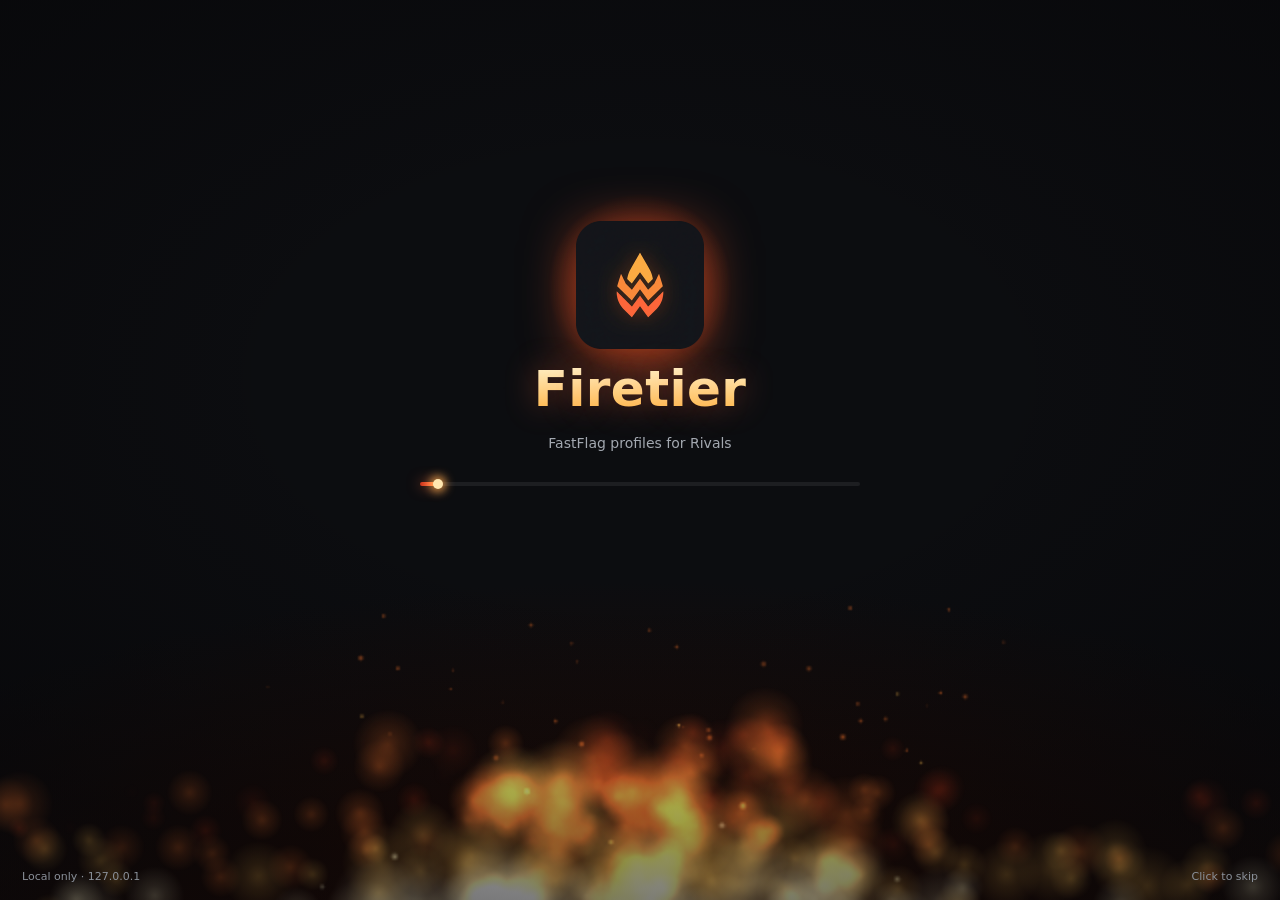
<file: web/index.html>
<!doctype html>
<html lang="en">
<head>
<meta charset="utf-8">
<meta name="viewport" content="width=device-width, initial-scale=1">
<meta name="color-scheme" content="dark">
<title>Firetier</title>
<link rel="icon" href="assets/logo-64.png">
<link rel="stylesheet" href="css/tokens.css">
<link rel="stylesheet" href="css/components.css">
<link rel="stylesheet" href="css/app.css">
<link rel="stylesheet" href="css/fx.css">
</head>
<body>
<div id="splash" class="splash" role="status" aria-live="polite" aria-label="Firetier is starting">
  <canvas id="splash-fire" aria-hidden="true"></canvas>
  <div class="splash-core">
    <div class="splash-logo"><img src="assets/logo-256.png" alt=""></div>
    <h1 class="splash-word" aria-label="Firetier"><span style="--i:0">F</span><span style="--i:1">i</span><span style="--i:2">r</span><span style="--i:3">e</span><span style="--i:4">t</span><span style="--i:5">i</span><span style="--i:6">e</span><span style="--i:7">r</span></h1>
    <div class="splash-hello" id="splash-hello">FastFlag profiles for Rivals</div>
    <div class="splash-bar"><i id="splash-bar"></i></div>
    <ul class="splash-steps" id="splash-steps"></ul>
  </div>
  <div class="splash-foot"><span id="splash-ver">Local only · 127.0.0.1</span><span>Click to skip</span></div>
</div>
<div class="app">
  <nav class="sidebar" aria-label="Main">
    <div class="brand">
      <img src="assets/logo-64.png" alt="">
      <div><b>Firetier</b><small>FastFlag profiles</small></div>
    </div>
    <a class="nav-item" href="#/dashboard" data-route="dashboard" data-tip="Dashboard" data-tip-pos="right"><svg class="ic"><use href="assets/icons.svg#i-home"/></svg><span>Dashboard</span></a>
    <a class="nav-item" href="#/games" data-route="games" data-tip="Games" data-tip-pos="right"><svg class="ic"><use href="assets/icons.svg#i-games"/></svg><span>Games</span></a>
    <a class="nav-item" href="#/presets" data-route="presets" data-tip="Presets" data-tip-pos="right"><svg class="ic"><use href="assets/icons.svg#i-presets"/></svg><span>Presets</span><b class="nav-count" id="nav-presets"></b></a>
    <a class="nav-item" href="#/editor" data-route="editor" data-tip="Editor" data-tip-pos="right"><svg class="ic"><use href="assets/icons.svg#i-editor"/></svg><span>Editor</span></a>
    <a class="nav-item" href="#/assets" data-route="assets" data-tip="Asset Studio" data-tip-pos="right"><svg class="ic"><use href="assets/icons.svg#i-assets"/></svg><span>Asset Studio</span></a>
    <div class="nav-label eyebrow">System</div>
    <a class="nav-item" href="#/diagnostics" data-route="diagnostics" data-tip="Diagnostics" data-tip-pos="right"><svg class="ic"><use href="assets/icons.svg#i-diagnostics"/></svg><span>Diagnostics</span><b class="nav-count" id="nav-diag"></b></a>
    <a class="nav-item" href="#/settings" data-route="settings" data-tip="Settings" data-tip-pos="right"><svg class="ic"><use href="assets/icons.svg#i-settings"/></svg><span>Settings</span><b class="nav-count upd" id="nav-upd"></b></a>
    <div class="side-foot">
      <button class="acct-chip" id="acct-chip" type="button" data-tip="Roblox account" data-tip-pos="right">
        <span class="av" id="acct-av"><svg class="ic sm" aria-hidden="true"><use href="assets/icons.svg#i-user"/></svg></span>
        <span class="who"><b id="acct-name">Roblox account</b><small id="acct-sub">Not connected</small></span>
      </button>
      <button class="target-mini" id="target-mini" type="button" data-tip="Choose where profiles are written" data-tip-pos="right">
        <span class="dot" id="target-dot"></span><b id="target-name">Loading…</b>
        <span class="sub" id="target-sub"></span>
      </button>
    </div>
  </nav>
  <main class="main" id="main">
    <header class="topbar" id="topbar">
      <div class="ttl"><h1 id="page-title">Firetier</h1><div class="sub" id="page-sub"></div></div>
      <div class="end" id="page-actions"></div>
    </header>
    <div class="scroll" id="scroll"><div class="page" id="page"><div class="skel title"></div><div class="skel line"></div><div class="skel line"></div></div></div>
  </main>
</div>
<div class="toasts" id="toasts" role="status" aria-live="polite"></div>
<script src="js/preview.js"></script>
<script src="js/fx.js"></script>
<script src="js/app.js"></script>
<script src="js/pages-main.js"></script>
<script src="js/pages-editor.js"></script>
<script src="js/pages-system.js"></script>
</body>
</html>
</file>
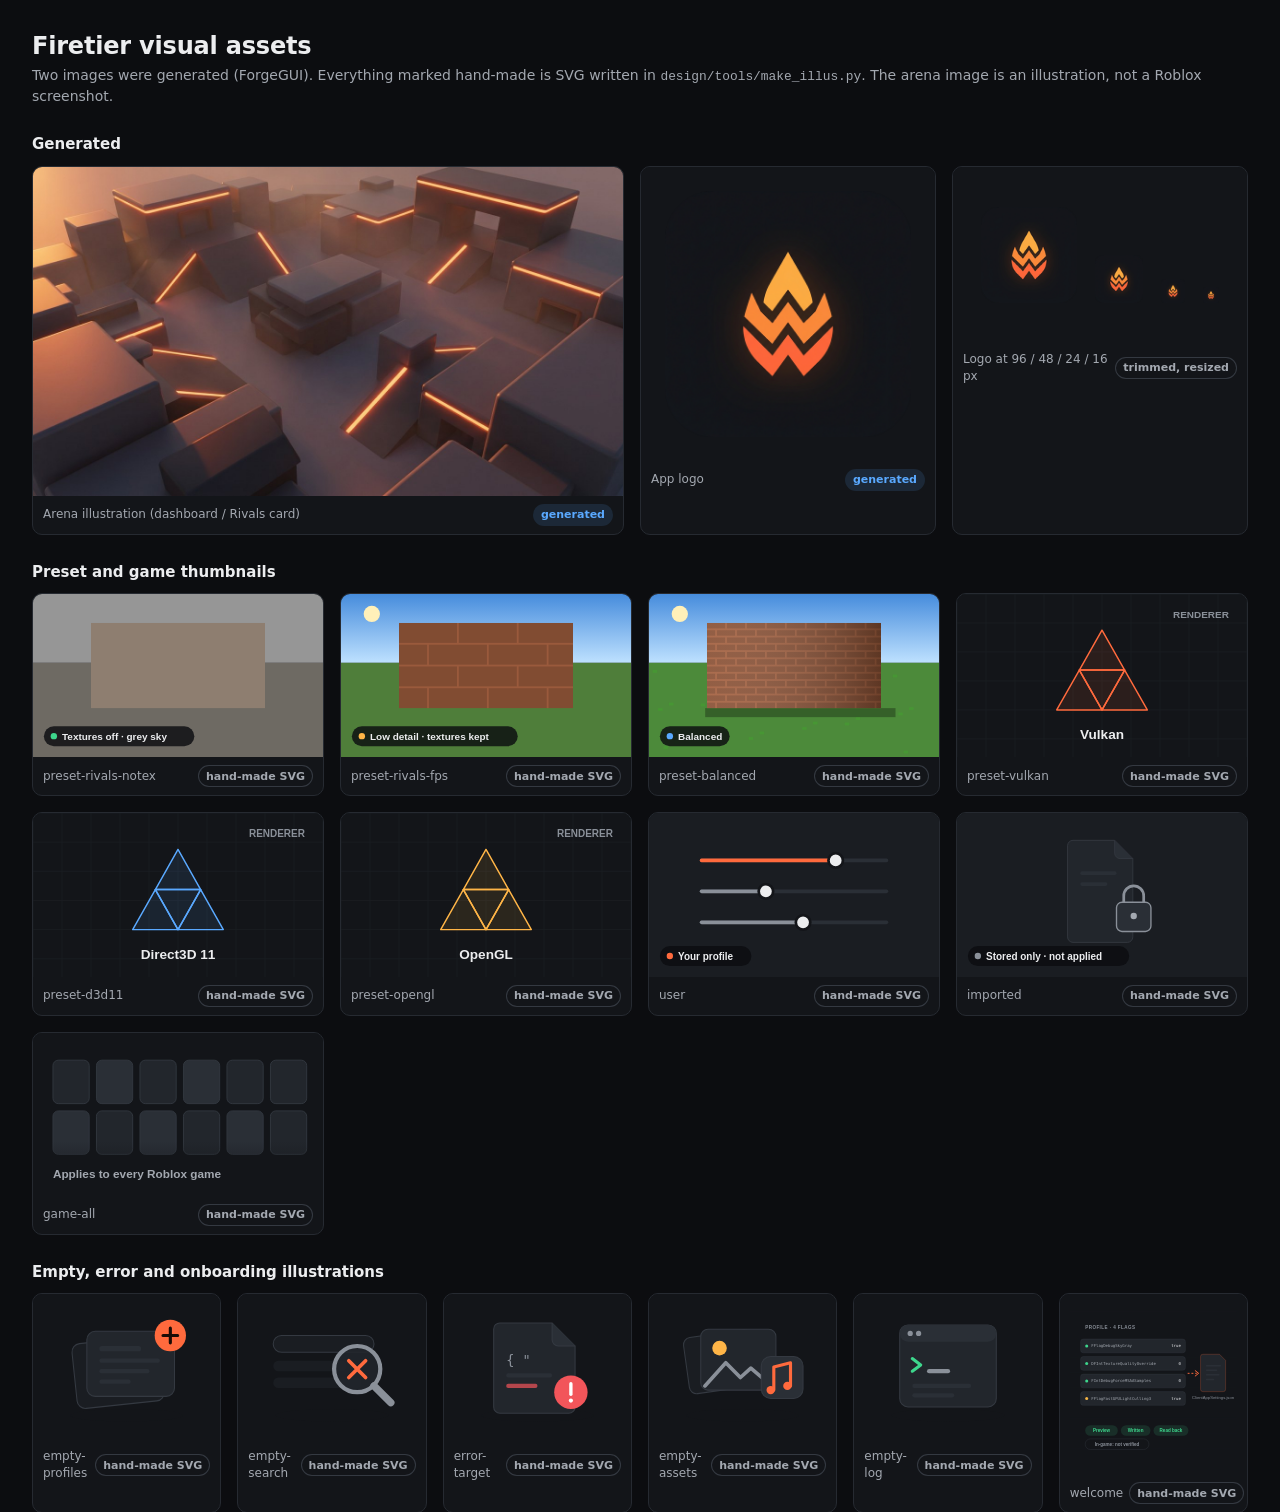
<file: design/assets.html>
<!doctype html>
<html lang="en"><head><meta charset="utf-8"><title>Firetier assets</title>
<link rel="stylesheet" href="../web/css/tokens.css"><link rel="stylesheet" href="../web/css/components.css">
<style>
body{padding:32px;background:var(--bg);overflow:auto}
h1{font-size:24px;margin-bottom:4px} h2{font-size:15px;margin:28px 0 12px}
.g{display:grid;gap:16px} .g.t{grid-template-columns:repeat(4,1fr)} .g.i{grid-template-columns:repeat(6,1fr)} .g.p{grid-template-columns:2fr 1fr 1fr}
figure{margin:0;background:var(--s1);border:1px solid var(--line);border-radius:10px;overflow:hidden}
figure img{display:block;width:100%;background:var(--s2)} figure.ill img{background:var(--s1);padding:10px}
figcaption{padding:8px 10px;font-size:12px;color:var(--tx2);display:flex;gap:6px;align-items:center}
figcaption .badge{margin-left:auto}
</style></head><body>
<h1>Firetier visual assets</h1>
<p class="muted">Two images were generated (ForgeGUI). Everything marked hand-made is SVG written in <span class="mono">design/tools/make_illus.py</span>. The arena image is an illustration, not a Roblox screenshot.</p>
<h2>Generated</h2>
<div class="g p">
  <figure><img src="../web/assets/arena-1280.jpg" alt=""><figcaption>Arena illustration (dashboard / Rivals card) <span class="badge info">generated</span></figcaption></figure>
  <figure><img src="../web/assets/logo-512.png" alt="" style="padding:24px;background:var(--s1)"><figcaption>App logo <span class="badge info">generated</span></figcaption></figure>
  <figure><div style="display:flex;gap:18px;align-items:end;justify-content:center;padding:40px 12px;background:var(--s1)"><img src="../web/assets/logo-128.png" alt="" style="width:96px;background:none"><img src="../web/assets/logo-64.png" alt="" style="width:48px;background:none"><img src="../web/assets/logo-64.png" alt="" style="width:24px;background:none"><img src="../web/assets/logo-64.png" alt="" style="width:16px;background:none"></div><figcaption>Logo at 96 / 48 / 24 / 16 px <span class="badge outline">trimmed, resized</span></figcaption></figure>
</div>
<h2>Preset and game thumbnails</h2>
<div class="g t" id="thumbs"></div>
<h2>Empty, error and onboarding illustrations</h2>
<div class="g i" id="illus"></div>
<script src="assets.js"></script>
</body></html>
</file>
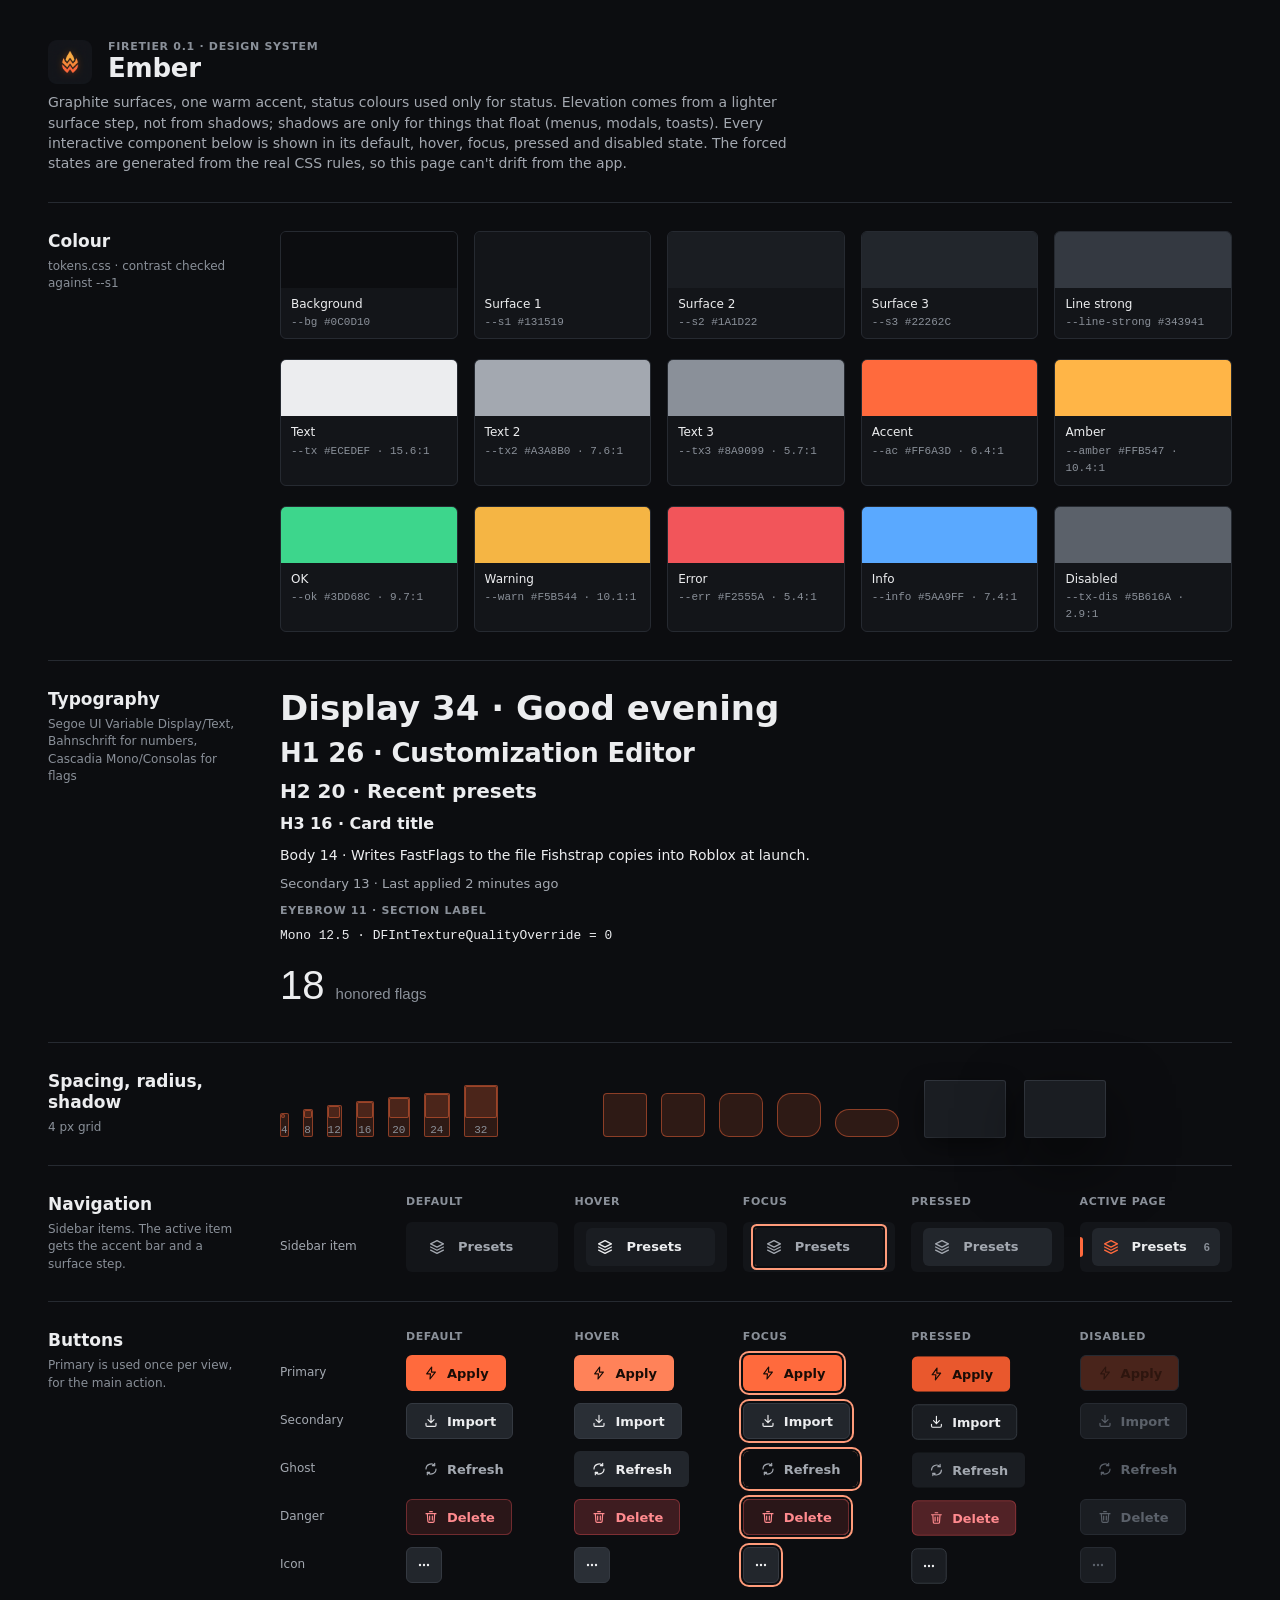
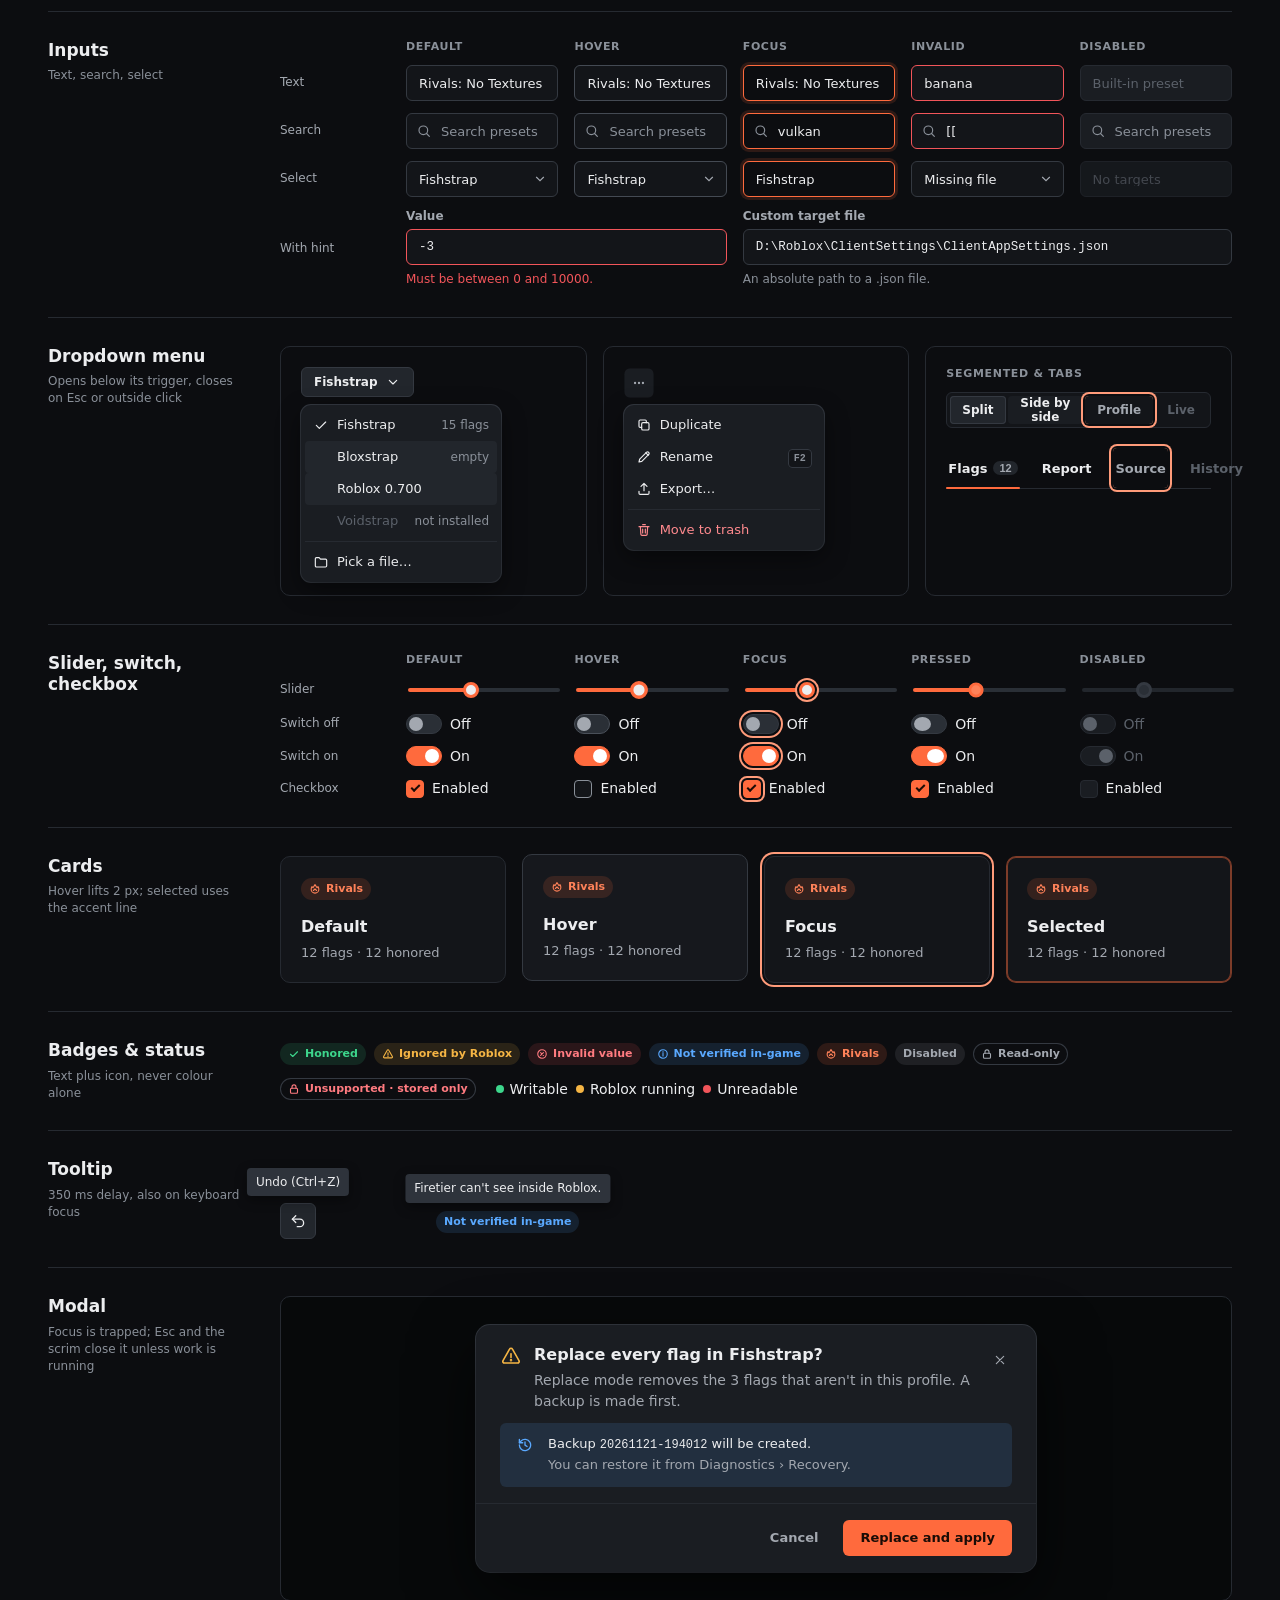
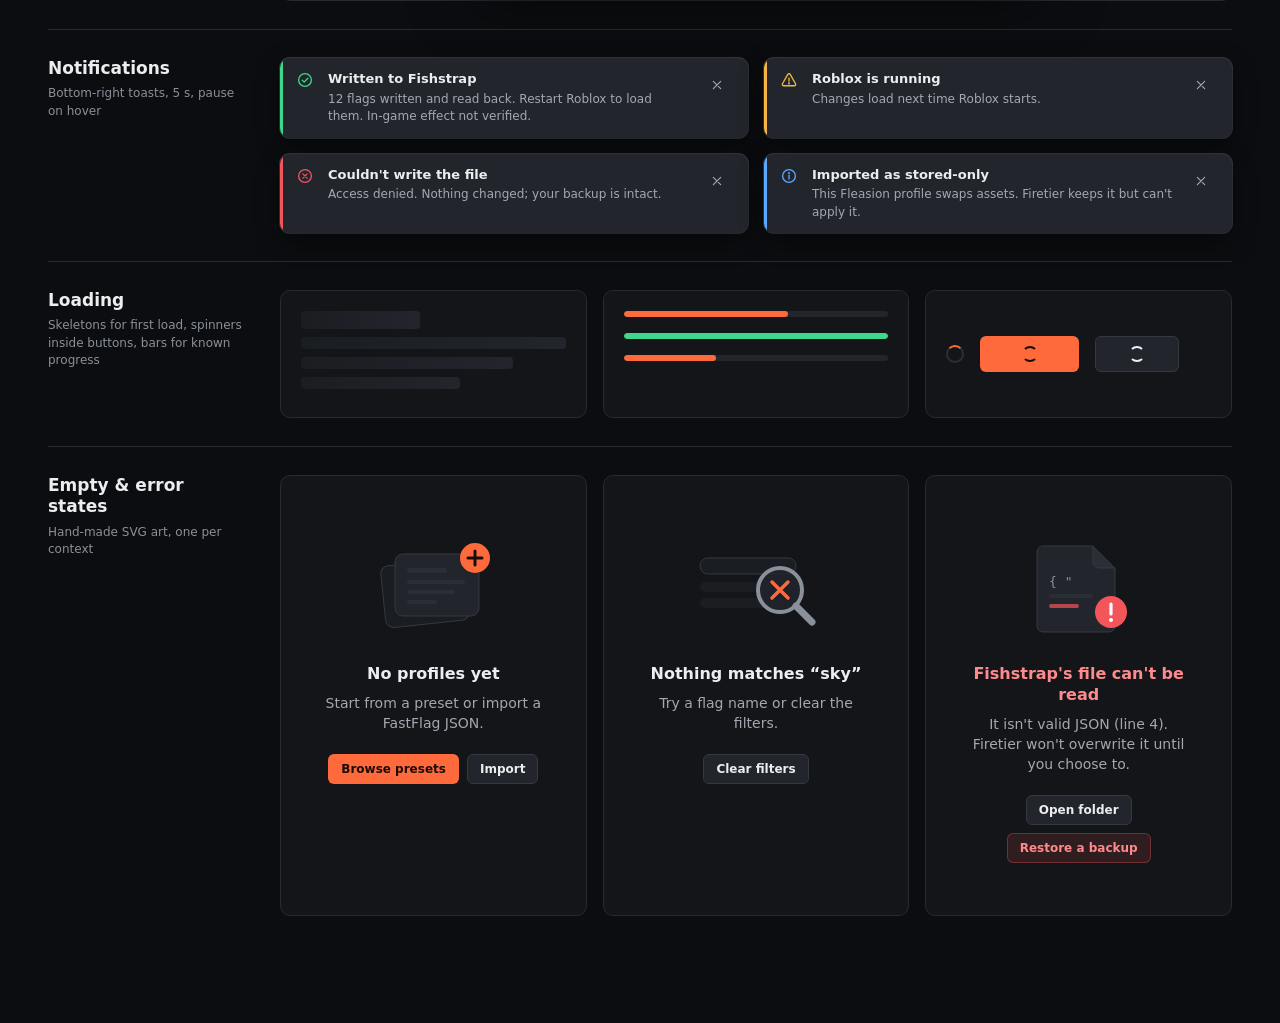
<file: design/design-system.html>
<!doctype html>
<html lang="en"><head><meta charset="utf-8"><title>Firetier design system · Ember</title>
<link rel="stylesheet" href="../web/css/tokens.css">
<link rel="stylesheet" href="../web/css/components.css">
<link rel="stylesheet" href="../web/css/app.css">
<style>
  body{overflow:auto;height:auto}
  .ds{max-width:1360px;margin:0 auto;padding:40px 48px 80px}
  .ds-hd{display:flex;align-items:center;gap:16px;margin-bottom:8px}
  .ds-hd img{width:44px;height:44px}
  .ds > p{color:var(--tx2);max-width:760px;margin-bottom:28px}
  section.sec{border-top:1px solid var(--line);padding:28px 0;display:grid;grid-template-columns:200px 1fr;gap:32px}
  section.sec > header h2{font-size:17px}
  section.sec > header p{color:var(--tx3);font-size:12px;margin-top:6px}
  .grid{display:grid;gap:16px}
  .g4{grid-template-columns:repeat(4,minmax(0,1fr))}.g3{grid-template-columns:repeat(3,minmax(0,1fr))}.g2{grid-template-columns:repeat(2,minmax(0,1fr))}.g5{grid-template-columns:repeat(5,minmax(0,1fr))}
  .sw{border-radius:var(--r-md);border:1px solid var(--line);overflow:hidden;background:var(--s1)}
  .sw i{display:block;height:56px}
  .sw div{padding:8px 10px;font-size:12px}.sw code{font:11px var(--font-mono);color:var(--tx3)}
  .states{display:grid;grid-template-columns:110px repeat(5,minmax(0,1fr));gap:12px 16px;align-items:center}
  .states .h{font:600 11px var(--font);letter-spacing:.6px;text-transform:uppercase;color:var(--tx3)}
  .states .rl{color:var(--tx2);font-size:12px}
  .demo{background:var(--bg);border:1px solid var(--line);border-radius:var(--r-lg);padding:20px}
  .tip-demo{position:relative;display:inline-block}
  .force-tip::after{opacity:1!important;transform:translate(-50%,0)!important}
  .ruler{display:flex;align-items:flex-end;gap:14px}
  .ruler div{background:var(--ac-soft);border:1px solid var(--ac-line);border-radius:2px}
  .ruler span{display:block;text-align:center;font:11px var(--font-mono);color:var(--tx3);margin-top:6px}
</style></head>
<body>
<div class="ds">
  <div class="ds-hd"><img src="../web/assets/logo-128.png" alt=""><div><div class="eyebrow">Firetier 0.1 · design system</div><h1>Ember</h1></div></div>
  <p>Graphite surfaces, one warm accent, status colours used only for status. Elevation comes from a lighter surface step, not from shadows; shadows are only for things that float (menus, modals, toasts). Every interactive component below is shown in its default, hover, focus, pressed and disabled state. The forced states are generated from the real CSS rules, so this page can't drift from the app.</p>

  <section class="sec"><header><h2>Colour</h2><p>tokens.css · contrast checked against --s1</p></header>
    <div class="grid" style="gap:20px">
      <div class="grid g5" id="sw-surface"></div>
      <div class="grid g5" id="sw-text"></div>
      <div class="grid g5" id="sw-status"></div>
    </div></section>

  <section class="sec"><header><h2>Typography</h2><p>Segoe UI Variable Display/Text, Bahnschrift for numbers, Cascadia Mono/Consolas for flags</p></header>
    <div class="grid" style="gap:10px">
      <div style="font:600 34px/1.15 var(--font-display)">Display 34 · Good evening</div>
      <h1>H1 26 · Customization Editor</h1><h2>H2 20 · Recent presets</h2><h3>H3 16 · Card title</h3>
      <div>Body 14 · Writes FastFlags to the file Fishstrap copies into Roblox at launch.</div>
      <div class="muted" style="font-size:13px">Secondary 13 · Last applied 2 minutes ago</div>
      <div class="eyebrow">Eyebrow 11 · Section label</div>
      <div class="mono">Mono 12.5 · DFIntTextureQualityOverride = 0</div>
      <div class="num" style="font-size:40px;font-weight:300">18 <span style="font-size:15px;color:var(--tx3)">honored flags</span></div>
    </div></section>

  <section class="sec"><header><h2>Spacing, radius, shadow</h2><p>4 px grid</p></header>
    <div class="grid g3">
      <div class="ruler"><div><div style="width:4px;height:4px"></div><span>4</span></div><div><div style="width:8px;height:8px"></div><span>8</span></div><div><div style="width:12px;height:12px"></div><span>12</span></div><div><div style="width:16px;height:16px"></div><span>16</span></div><div><div style="width:20px;height:20px"></div><span>20</span></div><div><div style="width:24px;height:24px"></div><span>24</span></div><div><div style="width:32px;height:32px"></div><span>32</span></div></div>
      <div class="ruler"><div style="width:44px;height:44px;border-radius:4px"></div><div style="width:44px;height:44px;border-radius:6px"></div><div style="width:44px;height:44px;border-radius:10px"></div><div style="width:44px;height:44px;border-radius:14px"></div><div style="width:64px;height:28px;border-radius:999px"></div></div>
      <div class="ruler" style="gap:20px"><div style="width:80px;height:56px;background:var(--s2);border:0;box-shadow:var(--sh-pop)"></div><div style="width:80px;height:56px;background:var(--s2);border:0;box-shadow:var(--sh-modal)"></div></div>
    </div></section>

  <section class="sec"><header><h2>Navigation</h2><p>Sidebar items. The active item gets the accent bar and a surface step.</p></header>
    <div class="states">
      <span></span><span class="h">Default</span><span class="h">Hover</span><span class="h">Focus</span><span class="h">Pressed</span><span class="h">Active page</span>
      <span class="rl">Sidebar item</span>
      <div class="sidebar-demo"><a class="nav-item"><svg class="ic"><use href="../web/assets/icons.svg#i-presets"/></svg><span>Presets</span></a></div>
      <div class="sidebar-demo"><a class="nav-item is-hover"><svg class="ic"><use href="../web/assets/icons.svg#i-presets"/></svg><span>Presets</span></a></div>
      <div class="sidebar-demo"><a class="nav-item is-focus"><svg class="ic"><use href="../web/assets/icons.svg#i-presets"/></svg><span>Presets</span></a></div>
      <div class="sidebar-demo"><a class="nav-item is-active"><svg class="ic"><use href="../web/assets/icons.svg#i-presets"/></svg><span>Presets</span></a></div>
      <div class="sidebar-demo"><a class="nav-item" aria-current="page"><svg class="ic"><use href="../web/assets/icons.svg#i-presets"/></svg><span>Presets</span><span class="nav-count">6</span></a></div>
    </div></section>

  <section class="sec"><header><h2>Buttons</h2><p>Primary is used once per view, for the main action.</p></header>
    <div class="states" id="btn-states"></div></section>

  <section class="sec"><header><h2>Inputs</h2><p>Text, search, select</p></header>
    <div class="states">
      <span></span><span class="h">Default</span><span class="h">Hover</span><span class="h">Focus</span><span class="h">Invalid</span><span class="h">Disabled</span>
      <span class="rl">Text</span>
      <input class="input" value="Rivals: No Textures"><input class="input is-hover" value="Rivals: No Textures"><input class="input is-focus" value="Rivals: No Textures"><input class="input" aria-invalid="true" value="banana"><input class="input" disabled value="Built-in preset">
      <span class="rl">Search</span>
      <div class="input-wrap"><svg class="ic sm"><use href="../web/assets/icons.svg#i-search"/></svg><input class="input" placeholder="Search presets"></div>
      <div class="input-wrap"><svg class="ic sm"><use href="../web/assets/icons.svg#i-search"/></svg><input class="input is-hover" placeholder="Search presets"></div>
      <div class="input-wrap"><svg class="ic sm"><use href="../web/assets/icons.svg#i-search"/></svg><input class="input is-focus" value="vulkan"></div>
      <div class="input-wrap"><svg class="ic sm"><use href="../web/assets/icons.svg#i-search"/></svg><input class="input" aria-invalid="true" value="[["></div>
      <div class="input-wrap"><svg class="ic sm"><use href="../web/assets/icons.svg#i-search"/></svg><input class="input" disabled placeholder="Search presets"></div>
      <span class="rl">Select</span>
      <select class="select"><option>Fishstrap</option></select><select class="select is-hover"><option>Fishstrap</option></select><select class="select is-focus"><option>Fishstrap</option></select><select class="select" aria-invalid="true"><option>Missing file</option></select><select class="select" disabled><option>No targets</option></select>
      <span class="rl">With hint</span>
      <div class="field" style="grid-column:span 2"><label>Value</label><input class="input mono" aria-invalid="true" value="-3"><span class="hint err">Must be between 0 and 10000.</span></div>
      <div class="field" style="grid-column:span 3"><label>Custom target file</label><input class="input mono" value="D:\Roblox\ClientSettings\ClientAppSettings.json"><span class="hint">An absolute path to a .json file.</span></div>
    </div></section>

  <section class="sec"><header><h2>Dropdown menu</h2><p>Opens below its trigger, closes on Esc or outside click</p></header>
    <div class="grid g3">
      <div class="demo" style="position:relative;height:250px"><button class="btn sm">Fishstrap <svg class="ic sm"><use href="../web/assets/icons.svg#i-chevron-down"/></svg></button>
        <div class="menu" style="top:58px;left:20px;animation:none" role="menu">
          <button class="menu-item"><svg class="ic sm"><use href="../web/assets/icons.svg#i-check"/></svg>Fishstrap<span class="end">15 flags</span></button>
          <button class="menu-item is-hover"><span style="width:16px"></span>Bloxstrap<span class="end">empty</span></button>
          <button class="menu-item is-focus"><span style="width:16px"></span>Roblox 0.700</button>
          <button class="menu-item" disabled><span style="width:16px"></span>Voidstrap<span class="end">not installed</span></button>
          <div class="menu-sep"></div>
          <button class="menu-item"><svg class="ic sm"><use href="../web/assets/icons.svg#i-folder"/></svg>Pick a file…</button></div></div>
      <div class="demo" style="position:relative;height:250px"><button class="btn icon sm ghost is-active"><svg class="ic sm"><use href="../web/assets/icons.svg#i-more"/></svg></button>
        <div class="menu" style="top:58px;left:20px;animation:none" role="menu">
          <button class="menu-item"><svg class="ic sm"><use href="../web/assets/icons.svg#i-copy"/></svg>Duplicate</button>
          <button class="menu-item"><svg class="ic sm"><use href="../web/assets/icons.svg#i-edit"/></svg>Rename<span class="end"><span class="kbd">F2</span></span></button>
          <button class="menu-item"><svg class="ic sm"><use href="../web/assets/icons.svg#i-export"/></svg>Export…</button>
          <div class="menu-sep"></div>
          <button class="menu-item danger"><svg class="ic sm"><use href="../web/assets/icons.svg#i-trash"/></svg>Move to trash</button></div></div>
      <div class="demo"><div class="eyebrow" style="margin-bottom:12px">Segmented & tabs</div>
        <div class="seg" role="tablist"><button aria-pressed="true">Split</button><button class="is-hover">Side by side</button><button class="is-focus">Profile</button><button disabled>Live</button></div>
        <div class="tabs" style="margin-top:20px"><button class="tab" aria-selected="true">Flags <span class="count">12</span></button><button class="tab is-hover">Report</button><button class="tab is-focus">Source</button><button class="tab" disabled>History</button></div></div>
    </div></section>

  <section class="sec"><header><h2>Slider, switch, checkbox</h2></header>
    <div class="states">
      <span></span><span class="h">Default</span><span class="h">Hover</span><span class="h">Focus</span><span class="h">Pressed</span><span class="h">Disabled</span>
      <span class="rl">Slider</span>
      <input type="range" class="range" style="--pct:40%" value="40"><input type="range" class="range is-hover" style="--pct:40%" value="40"><input type="range" class="range is-focus" style="--pct:40%" value="40"><input type="range" class="range is-active" style="--pct:40%" value="40"><input type="range" class="range" disabled style="--pct:40%" value="40">
      <span class="rl">Switch off</span>
      <label class="switch"><input type="checkbox"><span class="track"></span><span>Off</span></label><label class="switch is-hover"><input type="checkbox"><span class="track"></span><span>Off</span></label><label class="switch"><input type="checkbox" class="is-focus"><span class="track"></span><span>Off</span></label><label class="switch is-active"><input type="checkbox"><span class="track"></span><span>Off</span></label><label class="switch"><input type="checkbox" disabled><span class="track"></span><span>Off</span></label>
      <span class="rl">Switch on</span>
      <label class="switch"><input type="checkbox" checked><span class="track"></span><span>On</span></label><label class="switch is-hover"><input type="checkbox" checked><span class="track"></span><span>On</span></label><label class="switch"><input type="checkbox" checked class="is-focus"><span class="track"></span><span>On</span></label><label class="switch is-active"><input type="checkbox" checked class="is-active"><span class="track"></span><span>On</span></label><label class="switch"><input type="checkbox" checked disabled><span class="track"></span><span>On</span></label>
      <span class="rl">Checkbox</span>
      <label class="check"><input type="checkbox" checked>Enabled</label><label class="check"><input type="checkbox" class="is-hover">Enabled</label><label class="check"><input type="checkbox" checked class="is-focus">Enabled</label><label class="check"><input type="checkbox" checked class="is-active">Enabled</label><label class="check"><input type="checkbox" disabled>Enabled</label>
    </div></section>

  <section class="sec"><header><h2>Cards</h2><p>Hover lifts 2 px; selected uses the accent line</p></header>
    <div class="grid g4" id="card-states"></div></section>

  <section class="sec"><header><h2>Badges & status</h2><p>Text plus icon, never colour alone</p></header>
    <div class="btn-row">
      <span class="badge ok"><svg class="ic"><use href="../web/assets/icons.svg#i-check"/></svg>Honored</span>
      <span class="badge warn"><svg class="ic"><use href="../web/assets/icons.svg#i-alert"/></svg>Ignored by Roblox</span>
      <span class="badge err"><svg class="ic"><use href="../web/assets/icons.svg#i-x-circle"/></svg>Invalid value</span>
      <span class="badge info"><svg class="ic"><use href="../web/assets/icons.svg#i-info"/></svg>Not verified in-game</span>
      <span class="badge ac"><svg class="ic"><use href="../web/assets/icons.svg#i-flame"/></svg>Rivals</span>
      <span class="badge">Disabled</span>
      <span class="badge outline"><svg class="ic"><use href="../web/assets/icons.svg#i-lock"/></svg>Read-only</span>
      <span class="badge err outline"><svg class="ic"><use href="../web/assets/icons.svg#i-lock"/></svg>Unsupported · stored only</span>
      <span style="display:inline-flex;gap:6px;align-items:center;margin-left:12px"><span class="dot ok"></span>Writable</span>
      <span style="display:inline-flex;gap:6px;align-items:center"><span class="dot warn"></span>Roblox running</span>
      <span style="display:inline-flex;gap:6px;align-items:center"><span class="dot err"></span>Unreadable</span>
    </div></section>

  <section class="sec"><header><h2>Tooltip</h2><p>350 ms delay, also on keyboard focus</p></header>
    <div class="btn-row" style="padding-top:44px;gap:120px">
      <span class="tip-demo"><button class="btn icon force-tip" data-tip="Undo (Ctrl+Z)"><svg class="ic"><use href="../web/assets/icons.svg#i-undo"/></svg></button></span>
      <span class="tip-demo"><span class="badge info force-tip" data-tip="Firetier can't see inside Roblox.">Not verified in-game</span></span>
    </div></section>

  <section class="sec"><header><h2>Modal</h2><p>Focus is trapped; Esc and the scrim close it unless work is running</p></header>
    <div class="demo" style="display:grid;place-items:center;background:var(--overlay);padding:28px">
      <div class="modal" style="animation:none" role="dialog" aria-labelledby="m-t">
        <div class="modal-hd"><svg class="ic lg" style="color:var(--warn)"><use href="../web/assets/icons.svg#i-alert"/></svg><div><h3 id="m-t">Replace every flag in Fishstrap?</h3><p class="muted" style="margin-top:4px">Replace mode removes the 3 flags that aren't in this profile. A backup is made first.</p></div><button class="btn icon sm ghost end" aria-label="Close"><svg class="ic sm"><use href="../web/assets/icons.svg#i-x"/></svg></button></div>
        <div class="modal-bd"><div class="callout"><svg class="ic"><use href="../web/assets/icons.svg#i-backup"/></svg><div>Backup <span class="mono">20261121-194012</span> will be created.<p>You can restore it from Diagnostics › Recovery.</p></div></div></div>
        <div class="modal-ft"><button class="btn ghost">Cancel</button><button class="btn primary">Replace and apply</button></div>
      </div></div></section>

  <section class="sec"><header><h2>Notifications</h2><p>Bottom-right toasts, 5 s, pause on hover</p></header>
    <div class="grid g2">
      <div class="toast ok" style="animation:none"><svg class="ic"><use href="../web/assets/icons.svg#i-check-circle"/></svg><div><b>Written to Fishstrap</b><p>12 flags written and read back. Restart Roblox to load them. In-game effect not verified.</p></div><button class="btn icon sm ghost" aria-label="Dismiss"><svg class="ic sm"><use href="../web/assets/icons.svg#i-x"/></svg></button></div>
      <div class="toast warn" style="animation:none"><svg class="ic"><use href="../web/assets/icons.svg#i-alert"/></svg><div><b>Roblox is running</b><p>Changes load next time Roblox starts.</p></div><button class="btn icon sm ghost" aria-label="Dismiss"><svg class="ic sm"><use href="../web/assets/icons.svg#i-x"/></svg></button></div>
      <div class="toast err" style="animation:none"><svg class="ic"><use href="../web/assets/icons.svg#i-x-circle"/></svg><div><b>Couldn't write the file</b><p>Access denied. Nothing changed; your backup is intact.</p></div><button class="btn icon sm ghost" aria-label="Dismiss"><svg class="ic sm"><use href="../web/assets/icons.svg#i-x"/></svg></button></div>
      <div class="toast info" style="animation:none"><svg class="ic"><use href="../web/assets/icons.svg#i-info"/></svg><div><b>Imported as stored-only</b><p>This Fleasion profile swaps assets. Firetier keeps it but can't apply it.</p></div><button class="btn icon sm ghost" aria-label="Dismiss"><svg class="ic sm"><use href="../web/assets/icons.svg#i-x"/></svg></button></div>
    </div></section>

  <section class="sec"><header><h2>Loading</h2><p>Skeletons for first load, spinners inside buttons, bars for known progress</p></header>
    <div class="grid g3">
      <div class="card"><div class="skel title"></div><div class="skel line"></div><div class="skel line" style="width:80%"></div><div class="skel line" style="width:60%"></div></div>
      <div class="card" style="display:flex;flex-direction:column;gap:16px"><div class="progress"><i style="width:62%"></i></div><div class="progress ok"><i style="width:100%"></i></div><div class="progress indeterminate"><i></i></div></div>
      <div class="card" style="display:flex;gap:16px;align-items:center"><div class="spinner"></div><button class="btn primary loading">Applying</button><button class="btn loading">Saving</button></div>
    </div></section>

  <section class="sec"><header><h2>Empty & error states</h2><p>Hand-made SVG art, one per context</p></header>
    <div class="grid g3">
      <div class="card"><div class="state"><img src="../web/assets/illus/empty-profiles.svg" alt=""><h3>No profiles yet</h3><p>Start from a preset or import a FastFlag JSON.</p><div class="btn-row"><button class="btn primary sm">Browse presets</button><button class="btn sm">Import</button></div></div></div>
      <div class="card"><div class="state"><img src="../web/assets/illus/empty-search.svg" alt=""><h3>Nothing matches “sky”</h3><p>Try a flag name or clear the filters.</p><div class="btn-row"><button class="btn sm">Clear filters</button></div></div></div>
      <div class="card"><div class="state err"><img src="../web/assets/illus/error-target.svg" alt=""><h3>Fishstrap's file can't be read</h3><p>It isn't valid JSON (line 4). Firetier won't overwrite it until you choose to.</p><div class="btn-row"><button class="btn sm">Open folder</button><button class="btn danger sm">Restore a backup</button></div></div></div>
    </div></section>
</div>
<div class="toasts" aria-live="polite"></div>
<script>
// Generate the forced-state classes (.is-hover/.is-focus/.is-active) from the real CSS rules.
(function () {
  const map = [[":hover", ".is-hover"], [":focus-visible", ".is-focus"], [":focus", ".is-focus"], [":active", ".is-active"]];
  const out = [];
  for (const sheet of document.styleSheets) {
    let rules; try { rules = sheet.cssRules; } catch (e) { continue; }
    for (const r of rules) {
      if (!r.selectorText) continue;
      let sel = r.selectorText, hit = false;
      for (const [a, b] of map) if (sel.includes(a)) { sel = sel.split(a).join(b); hit = true; }
      if (hit && !/::-webkit/.test(sel)) out.push(sel + "{" + r.style.cssText + "}");
      else if (hit) out.push(sel + "{" + r.style.cssText + "}");
    }
  }
  const st = document.createElement("style"); st.textContent = out.join("\n"); document.head.appendChild(st);
})();
const css = n => getComputedStyle(document.documentElement).getPropertyValue(n).trim();
function lum(hex){const c=hex.replace("#","").match(/../g).map(x=>{x=parseInt(x,16)/255;return x<=.03928?x/12.92:Math.pow((x+.055)/1.055,2.4)});return .2126*c[0]+.7152*c[1]+.0722*c[2]}
function ratio(a,b){const x=lum(a),y=lum(b);return ((Math.max(x,y)+.05)/(Math.min(x,y)+.05)).toFixed(1)}
function sw(id, list, fgCheck){document.getElementById(id).innerHTML=list.map(([n,label])=>{const v=css(n);const r=fgCheck?` · ${ratio(v,css("--s1"))}:1`:"";return `<div class="sw"><i style="background:${v}"></i><div>${label}<br><code>${n} ${v}${r}</code></div></div>`}).join("")}
sw("sw-surface",[["--bg","Background"],["--s1","Surface 1"],["--s2","Surface 2"],["--s3","Surface 3"],["--line-strong","Line strong"]]);
sw("sw-text",[["--tx","Text"],["--tx2","Text 2"],["--tx3","Text 3"],["--ac","Accent"],["--amber","Amber"]],true);
sw("sw-status",[["--ok","OK"],["--warn","Warning"],["--err","Error"],["--info","Info"],["--tx-dis","Disabled"]],true);
const I = id => `<svg class="ic sm"><use href="../web/assets/icons.svg#${id}"/></svg>`;
const kinds=[["primary","Primary",I("i-bolt")+"Apply"],["","Secondary",I("i-import")+"Import"],["ghost","Ghost",I("i-refresh")+"Refresh"],["danger","Danger",I("i-trash")+"Delete"],["icon","Icon",I("i-more")]];
let h='<span></span><span class="h">Default</span><span class="h">Hover</span><span class="h">Focus</span><span class="h">Pressed</span><span class="h">Disabled</span>';
for(const [k,l,c] of kinds){h+=`<span class="rl">${l}</span>`;for(const s of ["","is-hover","is-focus","is-active","dis"]){h+=`<div><button class="btn ${k} ${s==="dis"?"":s}" ${s==="dis"?"disabled":""} ${k==="icon"?'aria-label="More"':""}>${c}</button></div>`}}
document.getElementById("btn-states").innerHTML=h;
const cardBody = t => `<div class="card-hd"><span class="badge ac">${I("i-flame")}Rivals</span></div><h3>${t}</h3><p class="muted" style="font-size:13px;margin-top:6px">12 flags · 12 honored</p>`;
document.getElementById("card-states").innerHTML=[["","Default"],["is-hover","Hover"],["is-focus","Focus"],["selected","Selected"]].map(([c,t])=>`<div class="card interactive ${c}" tabindex="0">${cardBody(t)}</div>`).join("");
</script>
</body></html>
</file>
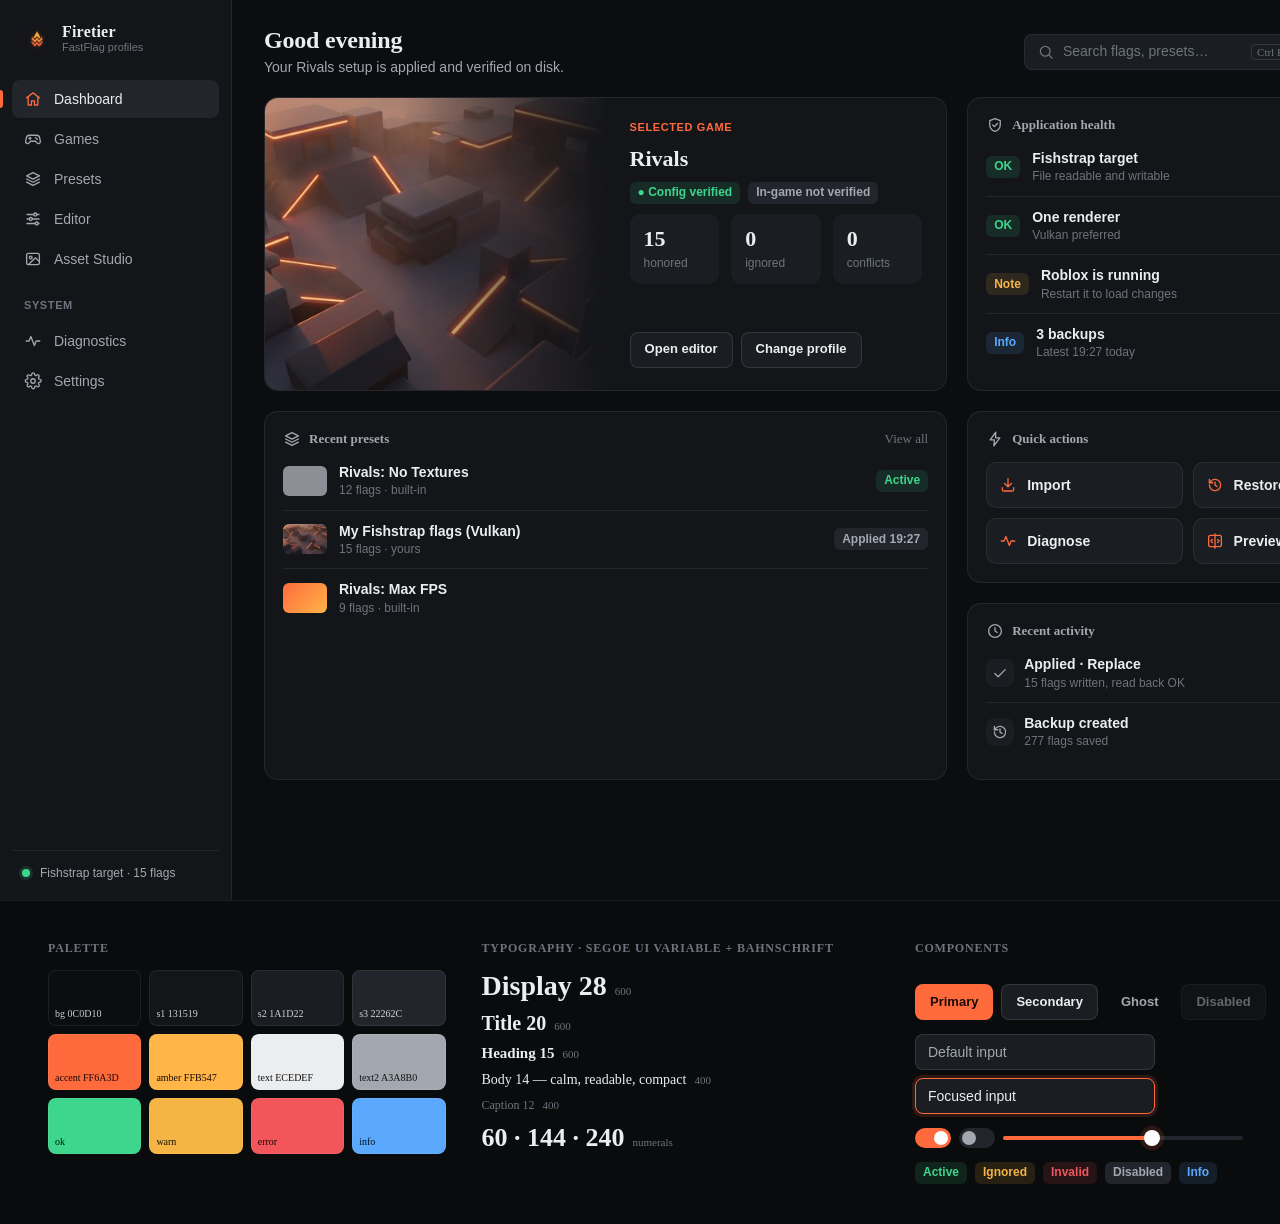
<file: design/concepts/concept-a.html>
<!doctype html>
<html lang="en"><head><meta charset="utf-8"><title>Concept A · Ember</title>
<style>
:root{--bg:#0C0D10;--s1:#131519;--s2:#1A1D22;--s3:#22262C;--line:rgba(255,255,255,.07);--line2:rgba(255,255,255,.11);
--tx:#ECEDEF;--tx2:#A3A8B0;--tx3:#6E747D;--ac:#FF6A3D;--ac2:#FFB547;--acs:rgba(255,106,61,.14);--ok:#3DD68C;--warn:#F5B544;--err:#F2555A;--info:#5AA9FF}
*{box-sizing:border-box;margin:0}
body{background:#07080A;color:var(--tx);font:14px/1.45 "Segoe UI Variable Text","Segoe UI",sans-serif;-webkit-font-smoothing:antialiased}
svg.ic{width:18px;height:18px;fill:none;stroke:currentColor;stroke-width:1.75;stroke-linecap:round;stroke-linejoin:round;flex:none}
.app{width:1440px;height:900px;display:grid;grid-template-columns:232px 1fr;background:var(--bg);overflow:hidden}
.side{background:var(--s1);border-right:1px solid var(--line);padding:18px 12px;display:flex;flex-direction:column;gap:2px}
.brand{display:flex;align-items:center;gap:10px;padding:4px 10px 22px}
.brand img{width:30px;height:30px;border-radius:8px}
.brand b{font:600 16px "Segoe UI Variable Display";letter-spacing:.2px}
.brand small{display:block;color:var(--tx3);font-size:11px;margin-top:-2px}
.nav{display:flex;align-items:center;gap:12px;height:38px;padding:0 12px;border-radius:8px;color:var(--tx2);position:relative;font-weight:500}
.nav.on{background:var(--s3);color:var(--tx)}
.nav.on::before{content:"";position:absolute;left:-12px;top:10px;bottom:10px;width:3px;border-radius:0 3px 3px 0;background:var(--ac)}
.nav.on svg{color:var(--ac)}
.sec{color:var(--tx3);font-size:11px;font-weight:600;letter-spacing:.6px;text-transform:uppercase;padding:18px 12px 6px}
.side .foot{margin-top:auto;border-top:1px solid var(--line);padding:14px 10px 0;display:flex;gap:10px;align-items:center;color:var(--tx2);font-size:12px}
.dot{width:8px;height:8px;border-radius:50%;background:var(--ok);box-shadow:0 0 0 3px rgba(61,214,140,.15)}
main{padding:26px 32px;display:flex;flex-direction:column;gap:20px;overflow:hidden}
.top{display:flex;align-items:center;gap:12px}
.top h1{font:600 24px/1.2 "Segoe UI Variable Display";letter-spacing:-.2px}
.top p{color:var(--tx2);margin-top:2px}
.search{margin-left:auto;display:flex;gap:8px;align-items:center;width:280px;height:36px;padding:0 12px;background:var(--s2);border:1px solid var(--line);border-radius:8px;color:var(--tx3)}
.kbd{margin-left:auto;font:11px Consolas;border:1px solid var(--line2);border-radius:4px;padding:1px 5px}
.btn{height:36px;padding:0 14px;border-radius:8px;display:inline-flex;align-items:center;gap:8px;font-weight:600;font-size:13px;border:1px solid var(--line2);background:var(--s2);color:var(--tx)}
.btn.p{background:var(--ac);border-color:transparent;color:#1A0A04}
.grid{display:grid;grid-template-columns:1.55fr 1fr;gap:20px}
.card{background:var(--s1);border:1px solid var(--line);border-radius:14px;padding:18px}
.card h3{font:600 13px "Segoe UI Variable Text";color:var(--tx2);display:flex;align-items:center;gap:8px;margin-bottom:14px}
.card h3 a{margin-left:auto;color:var(--tx3);font-weight:500}
.hero{padding:0;overflow:hidden;display:grid;grid-template-columns:1fr 1fr;min-height:236px}
.hero .img{background:url(../../web/assets/arena-640.jpg) center/cover;position:relative}
.hero .img::after{content:"";position:absolute;inset:0;background:linear-gradient(90deg,transparent 40%,var(--s1))}
.hero .body{padding:22px 24px;display:flex;flex-direction:column;gap:10px}
.eyebrow{font-size:11px;font-weight:600;color:var(--ac);letter-spacing:.6px;text-transform:uppercase}
.hero h2{font:600 22px "Segoe UI Variable Display"}
.badge{display:inline-flex;align-items:center;gap:6px;height:22px;padding:0 8px;border-radius:6px;font-size:12px;font-weight:600}
.b-ok{background:rgba(61,214,140,.12);color:var(--ok)}.b-warn{background:rgba(245,181,68,.12);color:var(--warn)}.b-info{background:rgba(90,169,255,.12);color:var(--info)}.b-n{background:var(--s3);color:var(--tx2)}
.row{display:flex;gap:8px;flex-wrap:wrap;align-items:center}
.stats{display:grid;grid-template-columns:repeat(3,1fr);gap:12px}
.stat{background:var(--s2);border-radius:10px;padding:12px 14px}
.stat b{font:600 22px Bahnschrift;display:block}
.stat span{color:var(--tx3);font-size:12px}
.list .it{display:flex;align-items:center;gap:12px;padding:10px 0;border-top:1px solid var(--line)}
.list .it:first-child{border-top:0;padding-top:0}
.thumb{width:44px;height:30px;border-radius:6px;background:var(--s3);flex:none;background-size:cover;background-position:center}
.it .t{font-weight:600}.it .s{color:var(--tx3);font-size:12px}
.it .r{margin-left:auto}
.qa{display:grid;grid-template-columns:1fr 1fr;gap:10px}
.qa div{background:var(--s2);border:1px solid var(--line);border-radius:10px;padding:12px;display:flex;gap:10px;align-items:center;font-weight:600}
.qa svg{color:var(--ac)}
.act .it{gap:10px}
.act .ic2{width:28px;height:28px;border-radius:8px;display:grid;place-items:center;background:var(--s2);color:var(--tx2)}
.spec{width:1440px;padding:40px 48px;background:#0A0B0D;display:grid;grid-template-columns:1fr 1fr 1.2fr;gap:36px;border-top:1px solid var(--line)}
.spec h4{font:600 12px "Segoe UI";letter-spacing:.8px;text-transform:uppercase;color:var(--tx3);margin-bottom:14px}
.sw{display:grid;grid-template-columns:repeat(4,1fr);gap:8px}
.sw div{height:56px;border-radius:8px;border:1px solid var(--line);padding:6px;font:10px Consolas;color:rgba(255,255,255,.8);display:flex;align-items:flex-end}
.ty div{margin-bottom:10px}.ty small{color:var(--tx3);font:11px Consolas;margin-left:8px}
.cmp{display:flex;flex-direction:column;gap:14px}
.sw2{width:36px;height:20px;border-radius:10px;background:var(--ac);position:relative}.sw2::after{content:"";position:absolute;right:3px;top:3px;width:14px;height:14px;border-radius:50%;background:#fff}
.sw2.off{background:var(--s3)}.sw2.off::after{left:3px;right:auto;background:var(--tx2)}
.inp{height:36px;border:1px solid var(--line2);border-radius:8px;background:var(--s2);display:flex;align-items:center;padding:0 12px;color:var(--tx2);width:240px}
.inp.f{border-color:var(--ac);box-shadow:0 0 0 3px var(--acs);color:var(--tx)}
.sl{width:240px;height:4px;border-radius:2px;background:var(--s3);position:relative}.sl i{position:absolute;left:0;top:0;bottom:0;width:62%;background:var(--ac);border-radius:2px}.sl b{position:absolute;left:62%;top:-6px;width:16px;height:16px;margin-left:-8px;border-radius:50%;background:#fff;box-shadow:0 0 0 4px var(--acs)}
.tag{position:fixed;top:12px;right:12px}
</style></head><body>
<div class="app">
  <aside class="side">
    <div class="brand"><img src="../../web/assets/logo-64.png" alt=""><div><b>Firetier</b><small>FastFlag profiles</small></div></div>
    <div class="nav on"><svg class="ic"><use href="../../web/assets/icons.svg#i-home"/></svg>Dashboard</div>
    <div class="nav"><svg class="ic"><use href="../../web/assets/icons.svg#i-games"/></svg>Games</div>
    <div class="nav"><svg class="ic"><use href="../../web/assets/icons.svg#i-presets"/></svg>Presets</div>
    <div class="nav"><svg class="ic"><use href="../../web/assets/icons.svg#i-editor"/></svg>Editor</div>
    <div class="nav"><svg class="ic"><use href="../../web/assets/icons.svg#i-assets"/></svg>Asset Studio</div>
    <div class="sec">System</div>
    <div class="nav"><svg class="ic"><use href="../../web/assets/icons.svg#i-diagnostics"/></svg>Diagnostics</div>
    <div class="nav"><svg class="ic"><use href="../../web/assets/icons.svg#i-settings"/></svg>Settings</div>
    <div class="foot"><span class="dot"></span>Fishstrap target · 15 flags</div>
  </aside>
  <main>
    <div class="top"><div><h1>Good evening</h1><p>Your Rivals setup is applied and verified on disk.</p></div>
      <div class="search"><svg class="ic"><use href="../../web/assets/icons.svg#i-search"/></svg>Search flags, presets…<span class="kbd">Ctrl K</span></div>
      <span class="btn p"><svg class="ic"><use href="../../web/assets/icons.svg#i-bolt"/></svg>Apply</span></div>
    <div class="grid">
      <div class="card hero"><div class="img"></div><div class="body">
        <span class="eyebrow">Selected game</span><h2>Rivals</h2>
        <div class="row"><span class="badge b-ok">● Config verified</span><span class="badge b-n">In-game not verified</span></div>
        <div class="stats"><div class="stat"><b>15</b><span>honored</span></div><div class="stat"><b>0</b><span>ignored</span></div><div class="stat"><b>0</b><span>conflicts</span></div></div>
        <div class="row" style="margin-top:auto"><span class="btn">Open editor</span><span class="btn">Change profile</span></div></div></div>
      <div class="card"><h3><svg class="ic"><use href="../../web/assets/icons.svg#i-shield"/></svg>Application health</h3>
        <div class="list">
          <div class="it"><span class="badge b-ok">OK</span><div><div class="t">Fishstrap target</div><div class="s">File readable and writable</div></div></div>
          <div class="it"><span class="badge b-ok">OK</span><div><div class="t">One renderer</div><div class="s">Vulkan preferred</div></div></div>
          <div class="it"><span class="badge b-warn">Note</span><div><div class="t">Roblox is running</div><div class="s">Restart it to load changes</div></div></div>
          <div class="it"><span class="badge b-info">Info</span><div><div class="t">3 backups</div><div class="s">Latest 19:27 today</div></div></div>
        </div></div>
      <div class="card"><h3><svg class="ic"><use href="../../web/assets/icons.svg#i-presets"/></svg>Recent presets<a>View all</a></h3>
        <div class="list">
          <div class="it"><div class="thumb" style="background:#8C9096"></div><div><div class="t">Rivals: No Textures</div><div class="s">12 flags · built-in</div></div><span class="r badge b-ok">Active</span></div>
          <div class="it"><div class="thumb" style="background-image:url(../../web/assets/arena-640.jpg)"></div><div><div class="t">My Fishstrap flags (Vulkan)</div><div class="s">15 flags · yours</div></div><span class="r badge b-n">Applied 19:27</span></div>
          <div class="it"><div class="thumb" style="background:linear-gradient(135deg,#FF6A3D,#FFB547)"></div><div><div class="t">Rivals: Max FPS</div><div class="s">9 flags · built-in</div></div></div>
        </div></div>
      <div style="display:flex;flex-direction:column;gap:20px">
        <div class="card"><h3><svg class="ic"><use href="../../web/assets/icons.svg#i-bolt"/></svg>Quick actions</h3>
          <div class="qa"><div><svg class="ic"><use href="../../web/assets/icons.svg#i-import"/></svg>Import</div><div><svg class="ic"><use href="../../web/assets/icons.svg#i-backup"/></svg>Restore</div><div><svg class="ic"><use href="../../web/assets/icons.svg#i-diagnostics"/></svg>Diagnose</div><div><svg class="ic"><use href="../../web/assets/icons.svg#i-compare"/></svg>Preview</div></div></div>
        <div class="card act"><h3><svg class="ic"><use href="../../web/assets/icons.svg#i-clock"/></svg>Recent activity</h3>
          <div class="list"><div class="it"><span class="ic2"><svg class="ic"><use href="../../web/assets/icons.svg#i-check"/></svg></span><div><div class="t">Applied · Replace</div><div class="s">15 flags written, read back OK</div></div><span class="r s">19:27</span></div>
          <div class="it"><span class="ic2"><svg class="ic"><use href="../../web/assets/icons.svg#i-backup"/></svg></span><div><div class="t">Backup created</div><div class="s">277 flags saved</div></div><span class="r s">19:27</span></div></div></div>
      </div>
    </div>
  </main>
</div>
<section class="spec">
  <div><h4>Palette</h4><div class="sw">
    <div style="background:#0C0D10">bg 0C0D10</div><div style="background:#131519">s1 131519</div><div style="background:#1A1D22">s2 1A1D22</div><div style="background:#22262C">s3 22262C</div>
    <div style="background:#FF6A3D;color:#1A0A04">accent FF6A3D</div><div style="background:#FFB547;color:#1A0A04">amber FFB547</div><div style="background:#ECEDEF;color:#111">text ECEDEF</div><div style="background:#A3A8B0;color:#111">text2 A3A8B0</div>
    <div style="background:#3DD68C;color:#04170E">ok</div><div style="background:#F5B544;color:#1B1203">warn</div><div style="background:#F2555A;color:#1D0405">error</div><div style="background:#5AA9FF;color:#03111F">info</div></div></div>
  <div class="ty"><h4>Typography · Segoe UI Variable + Bahnschrift</h4>
    <div style="font:600 28px 'Segoe UI Variable Display'">Display 28<small>600</small></div>
    <div style="font:600 20px 'Segoe UI Variable Display'">Title 20<small>600</small></div>
    <div style="font:600 15px 'Segoe UI Variable Text'">Heading 15<small>600</small></div>
    <div style="font:400 14px 'Segoe UI Variable Text'">Body 14 — calm, readable, compact<small>400</small></div>
    <div style="font:400 12px 'Segoe UI Variable Text';color:var(--tx3)">Caption 12<small>400</small></div>
    <div style="font:600 26px Bahnschrift">60 · 144 · 240<small>numerals</small></div></div>
  <div class="cmp"><h4>Components</h4>
    <div class="row"><span class="btn p">Primary</span><span class="btn">Secondary</span><span class="btn" style="background:transparent;border-color:transparent;color:var(--tx2)">Ghost</span><span class="btn" style="opacity:.4">Disabled</span></div>
    <div class="row"><span class="inp">Default input</span><span class="inp f">Focused input</span></div>
    <div class="row"><span class="sw2"></span><span class="sw2 off"></span><span class="sl"><i></i><b></b></span></div>
    <div class="row"><span class="badge b-ok">Active</span><span class="badge b-warn">Ignored</span><span class="badge" style="background:rgba(242,85,90,.12);color:var(--err)">Invalid</span><span class="badge b-n">Disabled</span><span class="badge b-info">Info</span></div>
  </div>
</section>
</body></html>
</file>
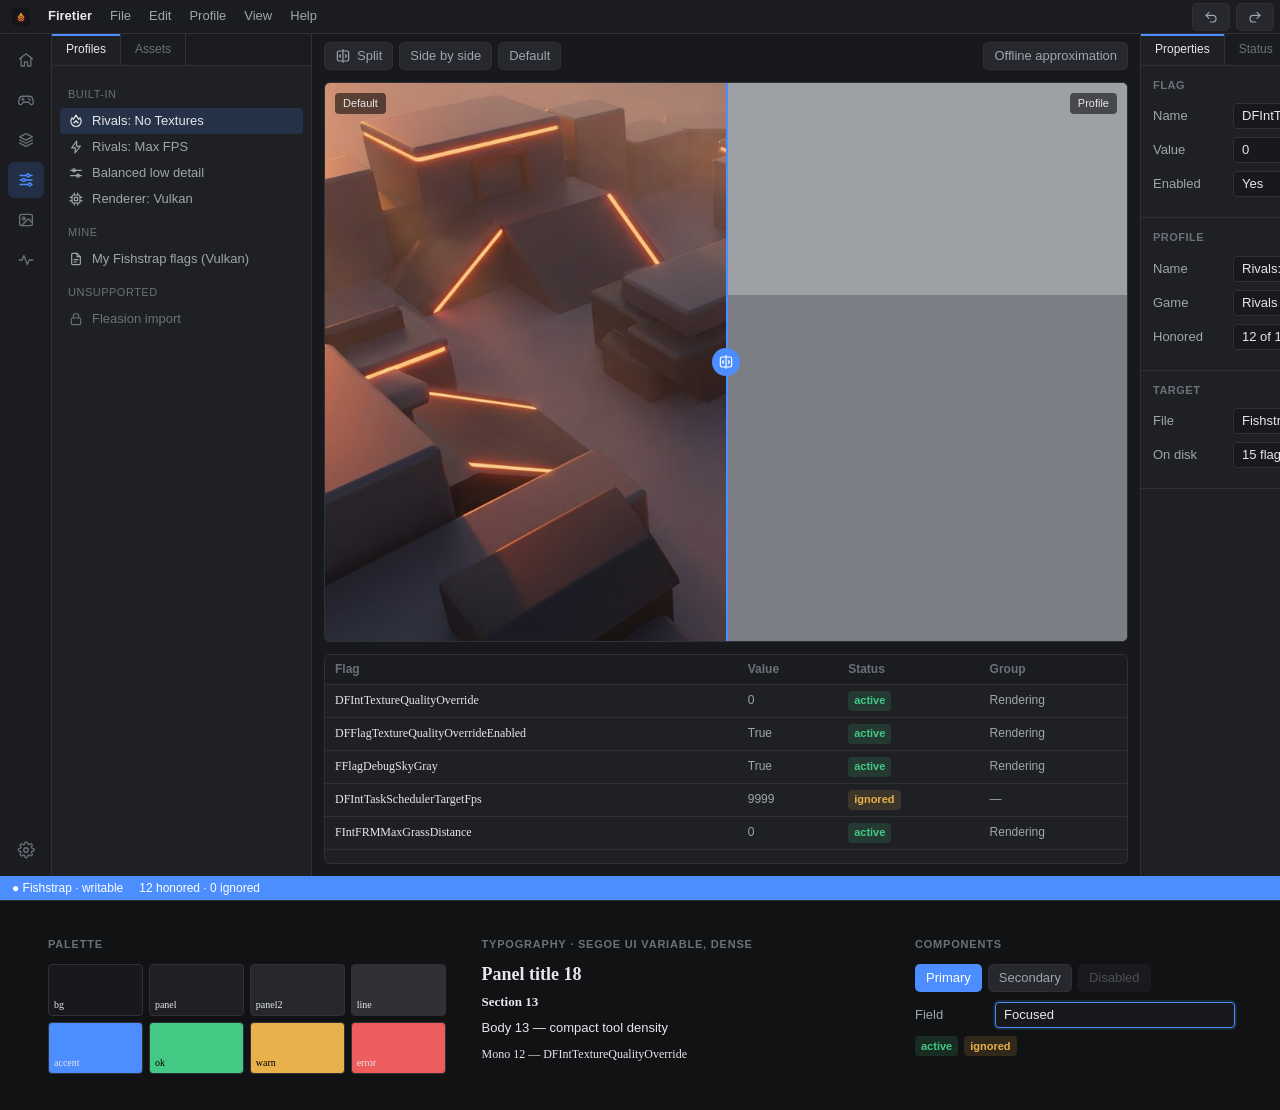
<file: design/concepts/concept-b.html>
<!doctype html>
<html lang="en"><head><meta charset="utf-8"><title>Concept B · Workstation</title>
<style>
:root{--bg:#18191C;--p:#1F2024;--p2:#26282D;--hd:#1B1C20;--line:#2F3137;--tx:#E6E7EA;--tx2:#A0A4AC;--tx3:#6C7079;--ac:#4C8DFF;--acs:rgba(76,141,255,.16);--ok:#43C984;--warn:#E8B14B;--err:#EE5D5D}
*{box-sizing:border-box;margin:0}
body{background:#111214;color:var(--tx);font:13px/1.4 "Segoe UI Variable Text","Segoe UI",sans-serif}
svg.ic{width:16px;height:16px;fill:none;stroke:currentColor;stroke-width:1.75;stroke-linecap:round;stroke-linejoin:round;flex:none}
.app{width:1440px;height:900px;background:var(--bg);display:grid;grid-template-rows:34px 1fr 24px;overflow:hidden}
.menubar{display:flex;align-items:center;gap:18px;padding:0 12px;background:var(--hd);border-bottom:1px solid var(--line);color:var(--tx2)}
.menubar img{width:18px;height:18px;border-radius:4px}
.menubar .sp{margin-left:auto;display:flex;gap:6px;align-items:center}
.wrap{display:grid;grid-template-columns:52px 260px 1fr 300px;min-height:0}
.rail{background:var(--hd);border-right:1px solid var(--line);display:flex;flex-direction:column;align-items:center;padding-top:8px;gap:4px}
.rail div{width:36px;height:36px;border-radius:6px;display:grid;place-items:center;color:var(--tx3)}
.rail .on{background:var(--acs);color:var(--ac)}
.rail svg.ic{width:18px;height:18px}
.dock{background:var(--p);border-right:1px solid var(--line);display:flex;flex-direction:column;min-height:0}
.tabs{display:flex;height:32px;background:var(--hd);border-bottom:1px solid var(--line)}
.tabs span{padding:0 14px;display:flex;align-items:center;color:var(--tx3);border-right:1px solid var(--line);font-size:12px}
.tabs .on{color:var(--tx);background:var(--p);box-shadow:inset 0 2px 0 var(--ac)}
.tree{padding:8px}
.tree div{height:26px;display:flex;align-items:center;gap:8px;padding:0 8px;border-radius:4px;color:var(--tx2)}
.tree .g{color:var(--tx3);font-size:11px;text-transform:uppercase;letter-spacing:.5px;margin-top:8px}
.tree .on{background:var(--acs);color:var(--tx)}
.center{display:flex;flex-direction:column;min-width:0}
.view{flex:1;margin:12px;border:1px solid var(--line);border-radius:6px;position:relative;overflow:hidden;background:url(../../web/assets/arena-1280.jpg) center/cover}
.view .half{position:absolute;inset:0 0 0 50%;background:#8E9298;filter:none;border-left:2px solid var(--ac)}
.view .half::after{content:"";position:absolute;inset:0;background:linear-gradient(#9DA1A6 0 38%,#7B7F85 38% 100%)}
.view .knob{position:absolute;left:50%;top:50%;width:28px;height:28px;margin:-14px;border-radius:50%;background:var(--ac);display:grid;place-items:center;color:#fff;z-index:2}
.view .lbl{position:absolute;top:10px;padding:3px 8px;border-radius:4px;background:rgba(0,0,0,.55);font-size:11px;z-index:2}
.toolbar{display:flex;gap:6px;padding:8px 12px 0}
.tb{height:28px;padding:0 10px;border-radius:5px;border:1px solid var(--line);background:var(--p2);display:flex;gap:6px;align-items:center;color:var(--tx2)}
.tb.p{background:var(--ac);color:#fff;border-color:transparent}
.bottom{height:210px;margin:0 12px 12px;border:1px solid var(--line);border-radius:6px;background:var(--p);overflow:hidden}
table{width:100%;border-collapse:collapse;font-size:12px}
th{text-align:left;color:var(--tx3);font-weight:600;padding:6px 10px;border-bottom:1px solid var(--line);background:var(--hd)}
td{padding:6px 10px;border-bottom:1px solid var(--line);color:var(--tx2)} td:first-child{font-family:Consolas;color:var(--tx)}
.insp{background:var(--p);border-left:1px solid var(--line);overflow:hidden}
.grp{padding:12px;border-bottom:1px solid var(--line)}
.grp h5{font-size:11px;text-transform:uppercase;letter-spacing:.5px;color:var(--tx3);margin-bottom:10px}
.prop .f{min-width:0;overflow:hidden;white-space:nowrap;text-overflow:ellipsis;display:block;line-height:24px}
.prop{display:grid;grid-template-columns:72px minmax(0,1fr);align-items:center;gap:8px;margin-bottom:8px;color:var(--tx2)}
.f{height:26px;border:1px solid var(--line);border-radius:4px;background:var(--bg);padding:0 8px;display:flex;align-items:center;color:var(--tx)}
.chip{display:inline-flex;height:20px;align-items:center;padding:0 6px;border-radius:4px;font-size:11px;font-weight:600}
.ok{background:rgba(67,201,132,.14);color:var(--ok)}.wn{background:rgba(232,177,75,.14);color:var(--warn)}
.status{display:flex;align-items:center;gap:16px;padding:0 12px;background:var(--ac);color:#fff;font-size:12px}
.spec{width:1440px;padding:36px 48px;display:grid;grid-template-columns:1fr 1fr 1.2fr;gap:36px;background:#111214;border-top:1px solid var(--line)}
.spec h4{font-size:11px;letter-spacing:.8px;text-transform:uppercase;color:var(--tx3);margin-bottom:12px}
.sw{display:grid;grid-template-columns:repeat(4,1fr);gap:6px}.sw div{height:52px;border-radius:4px;border:1px solid var(--line);font:10px Consolas;padding:5px;display:flex;align-items:flex-end}
.ty div{margin-bottom:9px}
</style></head><body>
<div class="app">
  <div class="menubar"><img src="../../web/assets/logo-64.png" alt=""><b style="color:var(--tx)">Firetier</b><span>File</span><span>Edit</span><span>Profile</span><span>View</span><span>Help</span>
    <span class="sp"><span class="tb"><svg class="ic"><use href="../../web/assets/icons.svg#i-undo"/></svg></span><span class="tb"><svg class="ic"><use href="../../web/assets/icons.svg#i-redo"/></svg></span><span class="tb p"><svg class="ic"><use href="../../web/assets/icons.svg#i-bolt"/></svg>Apply to Fishstrap</span></span></div>
  <div class="wrap">
    <div class="rail"><div><svg class="ic"><use href="../../web/assets/icons.svg#i-home"/></svg></div><div><svg class="ic"><use href="../../web/assets/icons.svg#i-games"/></svg></div><div><svg class="ic"><use href="../../web/assets/icons.svg#i-presets"/></svg></div><div class="on"><svg class="ic"><use href="../../web/assets/icons.svg#i-editor"/></svg></div><div><svg class="ic"><use href="../../web/assets/icons.svg#i-assets"/></svg></div><div><svg class="ic"><use href="../../web/assets/icons.svg#i-diagnostics"/></svg></div><div style="margin-top:auto;margin-bottom:8px"><svg class="ic"><use href="../../web/assets/icons.svg#i-settings"/></svg></div></div>
    <div class="dock"><div class="tabs"><span class="on">Profiles</span><span>Assets</span></div>
      <div class="tree"><div class="g">Built-in</div><div class="on"><svg class="ic"><use href="../../web/assets/icons.svg#i-flame"/></svg>Rivals: No Textures</div><div><svg class="ic"><use href="../../web/assets/icons.svg#i-bolt"/></svg>Rivals: Max FPS</div><div><svg class="ic"><use href="../../web/assets/icons.svg#i-sliders-h"/></svg>Balanced low detail</div><div><svg class="ic"><use href="../../web/assets/icons.svg#i-cpu"/></svg>Renderer: Vulkan</div>
      <div class="g">Mine</div><div><svg class="ic"><use href="../../web/assets/icons.svg#i-file"/></svg>My Fishstrap flags (Vulkan)</div><div class="g">Unsupported</div><div style="color:var(--tx3)"><svg class="ic"><use href="../../web/assets/icons.svg#i-lock"/></svg>Fleasion import</div></div></div>
    <div class="center"><div class="toolbar"><span class="tb"><svg class="ic"><use href="../../web/assets/icons.svg#i-compare"/></svg>Split</span><span class="tb">Side by side</span><span class="tb">Default</span><span class="tb" style="margin-left:auto">Offline approximation</span></div>
      <div class="view"><div class="half"></div><span class="lbl" style="left:10px">Default</span><span class="lbl" style="right:10px">Profile</span><span class="knob"><svg class="ic"><use href="../../web/assets/icons.svg#i-compare"/></svg></span></div>
      <div class="bottom"><table><tr><th>Flag</th><th>Value</th><th>Status</th><th>Group</th></tr>
        <tr><td>DFIntTextureQualityOverride</td><td>0</td><td><span class="chip ok">active</span></td><td>Rendering</td></tr>
        <tr><td>DFFlagTextureQualityOverrideEnabled</td><td>True</td><td><span class="chip ok">active</span></td><td>Rendering</td></tr>
        <tr><td>FFlagDebugSkyGray</td><td>True</td><td><span class="chip ok">active</span></td><td>Rendering</td></tr>
        <tr><td>DFIntTaskSchedulerTargetFps</td><td>9999</td><td><span class="chip wn">ignored</span></td><td>—</td></tr>
        <tr><td>FIntFRMMaxGrassDistance</td><td>0</td><td><span class="chip ok">active</span></td><td>Rendering</td></tr></table></div></div>
    <div class="insp"><div class="tabs"><span class="on">Properties</span><span>Status</span></div>
      <div class="grp"><h5>Flag</h5><div class="prop">Name<span class="f">DFIntTextureQualityOverride</span></div><div class="prop">Value<span class="f">0</span></div><div class="prop">Enabled<span class="f">Yes</span></div></div>
      <div class="grp"><h5>Profile</h5><div class="prop">Name<span class="f">Rivals: No Textures</span></div><div class="prop">Game<span class="f">Rivals</span></div><div class="prop">Honored<span class="f">12 of 12</span></div></div>
      <div class="grp"><h5>Target</h5><div class="prop">File<span class="f">Fishstrap FastFlags</span></div><div class="prop">On disk<span class="f">15 flags</span></div></div></div>
  </div>
  <div class="status"><span>● Fishstrap · writable</span><span>12 honored · 0 ignored</span><span style="margin-left:auto">In-game effect not verified</span></div>
</div>
<section class="spec">
  <div><h4>Palette</h4><div class="sw"><div style="background:#18191C">bg</div><div style="background:#1F2024">panel</div><div style="background:#26282D">panel2</div><div style="background:#2F3137">line</div><div style="background:#4C8DFF">accent</div><div style="background:#43C984;color:#000">ok</div><div style="background:#E8B14B;color:#000">warn</div><div style="background:#EE5D5D">error</div></div></div>
  <div class="ty"><h4>Typography · Segoe UI Variable, dense</h4><div style="font:600 18px 'Segoe UI Variable Display'">Panel title 18</div><div style="font:600 13px 'Segoe UI'">Section 13</div><div>Body 13 — compact tool density</div><div style="font:12px Consolas">Mono 12 — DFIntTextureQualityOverride</div></div>
  <div><h4>Components</h4><div style="display:flex;gap:6px;margin-bottom:10px"><span class="tb p">Primary</span><span class="tb">Secondary</span><span class="tb" style="opacity:.4">Disabled</span></div><div class="prop" style="width:320px">Field<span class="f" style="border-color:var(--ac);box-shadow:0 0 0 2px var(--acs)">Focused</span></div><div style="display:flex;gap:6px"><span class="chip ok">active</span><span class="chip wn">ignored</span></div></div>
</section>
</body></html>
</file>
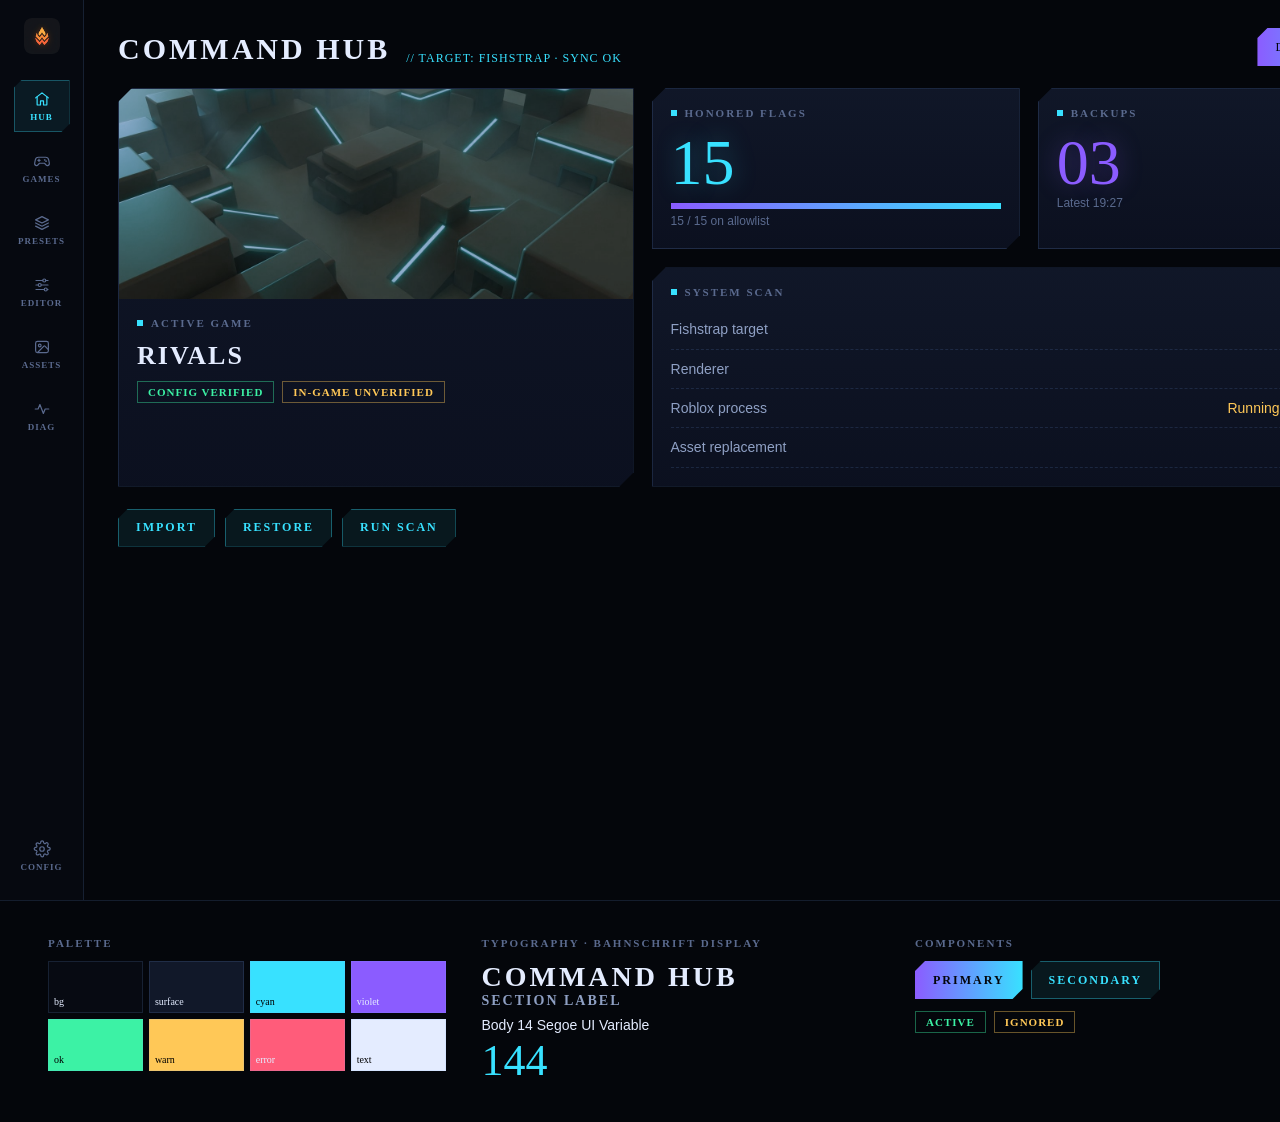
<file: design/concepts/concept-c.html>
<!doctype html>
<html lang="en"><head><meta charset="utf-8"><title>Concept C · Vector</title>
<style>
:root{--bg:#070A12;--s1:#0C1120;--s2:#111829;--line:rgba(120,170,255,.14);--tx:#E4ECFF;--tx2:#8FA0C4;--tx3:#5A6A8E;--c:#38E1FF;--v:#8B5CFF;--ok:#3CF2A5;--warn:#FFC857;--err:#FF5C7A}
*{box-sizing:border-box;margin:0}
body{background:#04060B;color:var(--tx);font:14px/1.45 "Segoe UI Variable Text","Segoe UI",sans-serif}
svg.ic{width:18px;height:18px;fill:none;stroke:currentColor;stroke-width:1.6;stroke-linecap:round;stroke-linejoin:round;flex:none}
.app{width:1440px;height:900px;display:grid;grid-template-columns:84px 1fr;overflow:hidden;background:var(--bg) linear-gradient(rgba(56,225,255,.035) 1px,transparent 1px) 0 0/100% 32px,linear-gradient(90deg,rgba(56,225,255,.035) 1px,transparent 1px) 0 0/32px 100%}
.side{border-right:1px solid var(--line);display:flex;flex-direction:column;align-items:center;padding:18px 0;gap:10px;background:rgba(7,10,18,.8)}
.side img{width:36px;height:36px;border-radius:8px;margin-bottom:16px}
.nv{width:56px;height:52px;display:flex;flex-direction:column;align-items:center;justify-content:center;gap:4px;color:var(--tx3);font:600 9px Bahnschrift;letter-spacing:1px;text-transform:uppercase;clip-path:polygon(8px 0,100% 0,100% calc(100% - 8px),calc(100% - 8px) 100%,0 100%,0 8px)}
.nv.on{color:var(--c);background:rgba(56,225,255,.08);box-shadow:inset 0 0 0 1px rgba(56,225,255,.3)}
main{padding:28px 34px;display:flex;flex-direction:column;gap:22px}
.hd{display:flex;align-items:flex-end;gap:16px}
.hd h1{font:600 30px Bahnschrift;letter-spacing:3px;text-transform:uppercase}
.hd span{color:var(--c);font:12px Consolas;letter-spacing:1px}
.cut{clip-path:polygon(14px 0,100% 0,100% calc(100% - 14px),calc(100% - 14px) 100%,0 100%,0 14px);background:linear-gradient(180deg,rgba(17,24,41,.95),rgba(12,17,32,.95));border:1px solid var(--line);position:relative;padding:18px}
.g{display:grid;grid-template-columns:1.4fr 1fr 1fr;gap:18px}
.lab{font:600 11px Bahnschrift;letter-spacing:2px;color:var(--tx3);text-transform:uppercase;margin-bottom:12px;display:flex;gap:8px;align-items:center}
.lab::before{content:"";width:6px;height:6px;background:var(--c)}
.big{font:300 64px/1 Bahnschrift;color:var(--c);text-shadow:0 0 24px rgba(56,225,255,.35)}
.hero{grid-row:span 2;padding:0;overflow:hidden;min-height:360px}
.hero .im{height:210px;background:url(../../web/assets/arena-1280.jpg) center/cover;filter:saturate(.6) hue-rotate(170deg) brightness(.8)}
.hero .b{padding:18px}
.bar{height:6px;background:rgba(120,170,255,.12);margin:8px 0 4px}.bar i{display:block;height:100%;background:linear-gradient(90deg,var(--v),var(--c))}
.pill{display:inline-flex;height:22px;align-items:center;padding:0 10px;font:600 11px Bahnschrift;letter-spacing:1px;text-transform:uppercase;border:1px solid}
.ok{color:var(--ok);border-color:rgba(60,242,165,.4)}.wn{color:var(--warn);border-color:rgba(255,200,87,.4)}
.ln{display:flex;justify-content:space-between;padding:9px 0;border-bottom:1px dashed var(--line);color:var(--tx2)}
.ln b{color:var(--tx);font-weight:500}
.btn{height:38px;padding:0 18px;display:inline-flex;align-items:center;gap:8px;font:600 12px Bahnschrift;letter-spacing:2px;text-transform:uppercase;clip-path:polygon(10px 0,100% 0,100% calc(100% - 10px),calc(100% - 10px) 100%,0 100%,0 10px)}
.btn.p{background:linear-gradient(90deg,var(--v),var(--c));color:#04060B}.btn.s{background:rgba(56,225,255,.08);color:var(--c);box-shadow:inset 0 0 0 1px rgba(56,225,255,.35)}
.spec{width:1440px;padding:36px 48px;display:grid;grid-template-columns:1fr 1fr 1.2fr;gap:36px;background:#04060B;border-top:1px solid var(--line)}
.spec h4{font:600 11px Bahnschrift;letter-spacing:2px;color:var(--tx3);text-transform:uppercase;margin-bottom:12px}
.sw{display:grid;grid-template-columns:repeat(4,1fr);gap:6px}.sw div{height:52px;border:1px solid var(--line);font:10px Consolas;padding:5px;display:flex;align-items:flex-end}
</style></head><body>
<div class="app">
  <aside class="side"><img src="../../web/assets/logo-64.png" alt="">
    <div class="nv on"><svg class="ic"><use href="../../web/assets/icons.svg#i-home"/></svg>Hub</div><div class="nv"><svg class="ic"><use href="../../web/assets/icons.svg#i-games"/></svg>Games</div><div class="nv"><svg class="ic"><use href="../../web/assets/icons.svg#i-presets"/></svg>Presets</div><div class="nv"><svg class="ic"><use href="../../web/assets/icons.svg#i-editor"/></svg>Editor</div><div class="nv"><svg class="ic"><use href="../../web/assets/icons.svg#i-assets"/></svg>Assets</div><div class="nv"><svg class="ic"><use href="../../web/assets/icons.svg#i-diagnostics"/></svg>Diag</div><div class="nv" style="margin-top:auto"><svg class="ic"><use href="../../web/assets/icons.svg#i-settings"/></svg>Config</div></aside>
  <main>
    <div class="hd"><h1>Command Hub</h1><span>// TARGET: FISHSTRAP · SYNC OK</span><span class="btn p" style="margin-left:auto">Deploy profile</span></div>
    <div class="g">
      <div class="cut hero"><div class="im"></div><div class="b"><div class="lab">Active game</div><div style="font:600 26px Bahnschrift;letter-spacing:2px">RIVALS</div>
        <div style="display:flex;gap:8px;margin-top:10px"><span class="pill ok">Config verified</span><span class="pill wn">In-game unverified</span></div></div></div>
      <div class="cut"><div class="lab">Honored flags</div><div class="big">15</div><div class="bar"><i style="width:100%"></i></div><div style="color:var(--tx3);font-size:12px">15 / 15 on allowlist</div></div>
      <div class="cut"><div class="lab">Backups</div><div class="big" style="color:var(--v);text-shadow:0 0 24px rgba(139,92,255,.4)">03</div><div style="color:var(--tx3);font-size:12px">Latest 19:27</div></div>
      <div class="cut" style="grid-column:span 2"><div class="lab">System scan</div>
        <div class="ln">Fishstrap target<b>Writable</b></div><div class="ln">Renderer<b>Vulkan only</b></div><div class="ln">Roblox process<b style="color:var(--warn)">Running — restart to load</b></div><div class="ln">Asset replacement<b style="color:var(--tx3)">Unsupported</b></div></div>
    </div>
    <div style="display:flex;gap:10px"><span class="btn s">Import</span><span class="btn s">Restore</span><span class="btn s">Run scan</span></div>
  </main>
</div>
<section class="spec">
  <div><h4>Palette</h4><div class="sw"><div style="background:#070A12">bg</div><div style="background:#111829">surface</div><div style="background:#38E1FF;color:#000">cyan</div><div style="background:#8B5CFF">violet</div><div style="background:#3CF2A5;color:#000">ok</div><div style="background:#FFC857;color:#000">warn</div><div style="background:#FF5C7A">error</div><div style="background:#E4ECFF;color:#000">text</div></div></div>
  <div><h4>Typography · Bahnschrift display</h4><div style="font:600 28px Bahnschrift;letter-spacing:3px">COMMAND HUB</div><div style="font:600 14px Bahnschrift;letter-spacing:2px;color:var(--tx2)">SECTION LABEL</div><div style="margin-top:6px">Body 14 Segoe UI Variable</div><div style="font:300 44px Bahnschrift;color:var(--c)">144</div></div>
  <div><h4>Components</h4><div style="display:flex;gap:8px;margin-bottom:12px"><span class="btn p">Primary</span><span class="btn s">Secondary</span></div><div style="display:flex;gap:8px"><span class="pill ok">Active</span><span class="pill wn">Ignored</span></div></div>
</section>
</body></html>
</file>
<file: web/css/tokens.css>
/* Firetier design tokens: "Ember" (concept A). Change values here, never in component CSS. */
:root {
  color-scheme: dark;

  /* Surfaces: a ladder, darkest at the back. Elevation = one step lighter, not a shadow. */
  --bg: #0C0D10;
  --s1: #131519;
  --s2: #1A1D22;
  --s3: #22262C;
  --s4: #2A2F36;
  --line: #262A31;
  --line-strong: #343941;
  --overlay: rgba(6, 7, 9, .72);

  /* Text */
  --tx: #ECEDEF;
  --tx2: #A3A8B0;
  --tx3: #8A9099;   /* 5.4:1 on --s1, AA for small text */
  --tx-dis: #5B616A;
  --on-accent: #1A0C06;

  /* Brand */
  --ac: #FF6A3D;
  --ac-hover: #FF8259;
  --ac-press: #E9582D;
  --ac-soft: rgba(255, 106, 61, .14);
  --ac-line: rgba(255, 106, 61, .45);
  --amber: #FFB547;

  /* Status (text colour / soft background) */
  --ok: #3DD68C;   --ok-soft: rgba(61, 214, 140, .13);
  --warn: #F5B544; --warn-soft: rgba(245, 181, 68, .13);
  --err: #F2555A;  --err-soft: rgba(242, 85, 90, .13);
  --info: #5AA9FF; --info-soft: rgba(90, 169, 255, .13);
  --mute-soft: rgba(163, 168, 176, .12);

  /* Focus */
  --focus: 0 0 0 2px var(--bg), 0 0 0 4px #FF9B7A;

  /* Type */
  --font: "Segoe UI Variable Text", "Segoe UI", system-ui, sans-serif;
  --font-display: "Segoe UI Variable Display", "Segoe UI", system-ui, sans-serif;
  --font-num: Bahnschrift, "Segoe UI Variable Display", sans-serif;
  --font-mono: "Cascadia Mono", Consolas, monospace;
  --t-xs: 11px; --t-sm: 12px; --t-md: 13px; --t-base: 14px; --t-lg: 16px;
  --t-xl: 20px; --t-2xl: 26px; --t-3xl: 34px;
  --lh: 1.45;

  /* Spacing: 4 px grid */
  --sp1: 4px; --sp2: 8px; --sp3: 12px; --sp4: 16px; --sp5: 20px; --sp6: 24px; --sp8: 32px; --sp10: 40px;

  /* Radius */
  --r-sm: 4px; --r-md: 6px; --r-lg: 10px; --r-xl: 14px; --r-pill: 999px;

  /* Shadow: only for things floating above the page */
  --sh-pop: 0 8px 24px rgba(0, 0, 0, .45), 0 0 0 1px var(--line-strong);
  --sh-modal: 0 24px 64px rgba(0, 0, 0, .6), 0 0 0 1px var(--line-strong);

  /* Layout */
  --sidebar-w: 232px;
  --topbar-h: 56px;
  --content-max: 1480px;

  /* Motion */
  --ease: cubic-bezier(.2, .8, .2, 1);
  --ease-in: cubic-bezier(.4, 0, 1, 1);
  --d-fast: 120ms; --d-med: 200ms; --d-slow: 320ms;
}

/* Reduced motion: from Windows ("Animation effects" off) or the in-app setting. */
@media (prefers-reduced-motion: reduce) {
  :root:not([data-motion="full"]) { --d-fast: 0ms; --d-med: 0ms; --d-slow: 0ms; }
}
:root[data-motion="reduced"] { --d-fast: 0ms; --d-med: 0ms; --d-slow: 0ms; }

:root[data-density="compact"] { --t-base: 13px; --sp4: 12px; --sp5: 16px; --sp6: 20px; }
</file>
<file: web/css/components.css>
/* Firetier components. Every interactive control has hover, focus-visible, active (pressed) and disabled. */
*, *::before, *::after { box-sizing: border-box; }
html, body { margin: 0; height: 100%; }
body {
  background: var(--bg); color: var(--tx);
  font: var(--t-base)/var(--lh) var(--font);
  -webkit-font-smoothing: antialiased; text-rendering: optimizeLegibility;
}
h1, h2, h3, h4, h5, p { margin: 0; }
h1 { font: 600 var(--t-2xl)/1.2 var(--font-display); letter-spacing: -.2px; }
h2 { font: 600 var(--t-xl)/1.25 var(--font-display); }
h3 { font: 600 var(--t-lg)/1.3 var(--font-display); }
h4 { font: 600 var(--t-base)/1.35 var(--font); }
.eyebrow { font: 600 var(--t-xs)/1.2 var(--font); letter-spacing: .7px; text-transform: uppercase; color: var(--tx3); }
.muted { color: var(--tx2); } .dim { color: var(--tx3); }
.mono { font-family: var(--font-mono); font-size: .92em; }
.num { font-family: var(--font-num); font-variant-numeric: tabular-nums; }
a { color: var(--ac-hover); text-decoration: none; }
a:hover { text-decoration: underline; }
a:focus-visible { outline: none; box-shadow: var(--focus); border-radius: 2px; }
::selection { background: rgba(255, 106, 61, .35); }
.sr-only { position: absolute; width: 1px; height: 1px; overflow: hidden; clip: rect(0 0 0 0); white-space: nowrap; }
.hidden { display: none !important; }

/* Icons */
svg.ic { width: 18px; height: 18px; flex: none; fill: none; stroke: currentColor; stroke-width: 1.75;
  stroke-linecap: round; stroke-linejoin: round; }
svg.ic.sm { width: 16px; height: 16px; } svg.ic.lg { width: 22px; height: 22px; }

/* Scrollbars */
* { scrollbar-width: thin; scrollbar-color: var(--s4) transparent; }

/* ---------- Buttons ---------- */
.btn {
  --b-bg: var(--s3); --b-bg-h: var(--s4); --b-bg-p: var(--s2); --b-fg: var(--tx); --b-line: var(--line-strong);
  display: inline-flex; align-items: center; justify-content: center; gap: var(--sp2);
  height: 36px; padding: 0 var(--sp4); border-radius: var(--r-md);
  border: 1px solid var(--b-line); background: var(--b-bg); color: var(--b-fg);
  font: 600 var(--t-md)/1 var(--font); white-space: nowrap; cursor: pointer; user-select: none;
  transition: background var(--d-fast) var(--ease), border-color var(--d-fast) var(--ease),
              transform var(--d-fast) var(--ease), box-shadow var(--d-fast) var(--ease), color var(--d-fast);
}
.btn:hover { background: var(--b-bg-h); }
.btn:active { background: var(--b-bg-p); transform: translateY(1px) scale(.985); }
.btn:focus-visible { outline: none; box-shadow: var(--focus); }
.btn:disabled, .btn[aria-disabled="true"] { background: var(--s2); color: var(--tx-dis); border-color: var(--line);
  cursor: not-allowed; transform: none; }
.btn.primary { --b-bg: var(--ac); --b-bg-h: var(--ac-hover); --b-bg-p: var(--ac-press); --b-fg: var(--on-accent); --b-line: transparent; }
.btn.primary:disabled { background: rgba(255, 106, 61, .25); color: rgba(26, 12, 6, .6); }
.btn.ghost { --b-bg: transparent; --b-bg-h: var(--s3); --b-bg-p: var(--s2); --b-line: transparent; --b-fg: var(--tx2); }
.btn.ghost:hover { color: var(--tx); }
.btn.ghost:disabled { background: transparent; border-color: transparent; }
.btn.danger { --b-bg: var(--err-soft); --b-bg-h: rgba(242, 85, 90, .22); --b-bg-p: rgba(242, 85, 90, .3); --b-fg: #FF8A8E; --b-line: rgba(242, 85, 90, .35); }
.btn.sm { height: 30px; padding: 0 var(--sp3); font-size: var(--t-sm); }
.btn.lg { height: 44px; padding: 0 var(--sp6); font-size: var(--t-base); }
.btn.icon { width: 36px; padding: 0; }
.btn.icon.sm { width: 30px; }
.btn .kbd { margin-left: var(--sp1); }
.btn.loading { pointer-events: none; color: transparent !important; position: relative; }
.btn.loading::after { content: ""; position: absolute; width: 16px; height: 16px; border-radius: 50%;
  border: 2px solid currentColor; border-color: var(--b-fg) transparent var(--b-fg) transparent;
  animation: spin .8s linear infinite; color: var(--b-fg); }
.btn-row { display: flex; gap: var(--sp2); flex-wrap: wrap; align-items: center; }

.kbd { font: 600 10px/1 var(--font-mono); padding: 3px 5px; border-radius: 4px; background: var(--s1);
  border: 1px solid var(--line-strong); color: var(--tx3); }

/* ---------- Inputs ---------- */
.field { display: flex; flex-direction: column; gap: 6px; min-width: 0; }
.field > label, .label { font: 600 var(--t-sm)/1.2 var(--font); color: var(--tx2); }
.hint { font-size: var(--t-sm); color: var(--tx3); }
.hint.err { color: var(--err); } .hint.warn { color: var(--warn); }
.input, .select, textarea.input {
  height: 36px; width: 100%; min-width: 0; padding: 0 var(--sp3); border-radius: var(--r-md);
  background: var(--s1); border: 1px solid var(--line-strong); color: var(--tx);
  font: var(--t-md)/1 var(--font); transition: border-color var(--d-fast), box-shadow var(--d-fast), background var(--d-fast);
}
textarea.input { height: auto; min-height: 96px; padding: var(--sp2) var(--sp3); line-height: var(--lh); resize: vertical; }
.input.mono { font-family: var(--font-mono); font-size: 12.5px; }
.input::placeholder { color: var(--tx3); }
.input:hover, .select:hover { border-color: #444A53; }
.input:focus, .select:focus { outline: none; border-color: var(--ac); box-shadow: 0 0 0 3px var(--ac-soft); background: var(--bg); }
.input:disabled, .select:disabled { color: var(--tx-dis); background: var(--s2); border-color: var(--line); cursor: not-allowed; }
.input[aria-invalid="true"] { border-color: var(--err); }
.input[aria-invalid="true"]:focus { box-shadow: 0 0 0 3px var(--err-soft); }
.input-wrap { position: relative; display: flex; align-items: center; min-width: 0; }
.input-wrap > svg.ic { position: absolute; left: 10px; color: var(--tx3); pointer-events: none; }
.input-wrap > .input { padding-left: 34px; }
.input-wrap > .kbd { position: absolute; right: 8px; }

.select { appearance: none; padding-right: 32px; cursor: pointer;
  background-image: url("data:image/svg+xml,%3Csvg xmlns='http://www.w3.org/2000/svg' viewBox='0 0 24 24' fill='none' stroke='%23A3A8B0' stroke-width='2' stroke-linecap='round'%3E%3Cpath d='m6 9 6 6 6-6'/%3E%3C/svg%3E");
  background-repeat: no-repeat; background-position: right 10px center; background-size: 14px; }
.select option { background: var(--s2); color: var(--tx); }

/* Dropdown menu (custom, used for profile/target pickers and "more" menus) */
.menu { position: absolute; z-index: 60; min-width: 200px; padding: var(--sp1); border-radius: var(--r-lg);
  background: var(--s2); box-shadow: var(--sh-pop); transform-origin: top right;
  animation: pop-in var(--d-med) var(--ease); }
.menu-item { display: flex; align-items: center; gap: var(--sp2); width: 100%; height: 32px; padding: 0 var(--sp2);
  border: 0; border-radius: var(--r-sm); background: none; color: var(--tx); font: var(--t-md) var(--font);
  text-align: left; cursor: pointer; }
.menu-item:hover, .menu-item:focus-visible { background: var(--s3); outline: none; }
.menu-item:active { background: var(--s4); }
.menu-item:disabled { color: var(--tx-dis); background: none; cursor: not-allowed; }
.menu-item.danger { color: #FF8A8E; }
.menu-item .end { margin-left: auto; color: var(--tx3); font-size: var(--t-sm); }
.menu-sep { height: 1px; background: var(--line); margin: var(--sp1) 0; }

/* Slider */
.range { -webkit-appearance: none; appearance: none; width: 100%; height: 20px; background: transparent; cursor: pointer;
  --pct: 50%; }
.range::-webkit-slider-runnable-track { height: 4px; border-radius: 2px;
  background: linear-gradient(90deg, var(--ac) var(--pct), var(--s4) var(--pct)); }
.range::-webkit-slider-thumb { -webkit-appearance: none; width: 16px; height: 16px; margin-top: -6px; border-radius: 50%;
  background: var(--tx); border: 3px solid var(--ac); transition: transform var(--d-fast) var(--ease); }
.range:hover::-webkit-slider-thumb { transform: scale(1.12); }
.range:active::-webkit-slider-thumb { transform: scale(.95); background: var(--ac-hover); }
.range:focus-visible { outline: none; }
.range:focus-visible::-webkit-slider-thumb { box-shadow: var(--focus); }
.range:disabled { cursor: not-allowed; }
.range:disabled::-webkit-slider-runnable-track { background: var(--s3); }
.range:disabled::-webkit-slider-thumb { background: var(--s4); border-color: var(--line-strong); transform: none; }

/* Switch */
.switch { position: relative; display: inline-flex; align-items: center; gap: var(--sp2); cursor: pointer; user-select: none; }
.switch input { position: absolute; opacity: 0; width: 1px; height: 1px; }
.switch .track { width: 36px; height: 20px; border-radius: var(--r-pill); background: var(--s4); border: 1px solid var(--line-strong);
  position: relative; transition: background var(--d-med) var(--ease), border-color var(--d-med); flex: none; }
.switch .track::after { content: ""; position: absolute; top: 2px; left: 2px; width: 14px; height: 14px; border-radius: 50%;
  background: var(--tx2); transition: transform var(--d-med) var(--ease), background var(--d-med), width var(--d-fast); }
.switch:hover .track { border-color: #4A5059; }
.switch input:checked + .track { background: var(--ac); border-color: var(--ac); }
.switch input:checked + .track::after { transform: translateX(16px); background: #fff; }
.switch:active .track::after { width: 17px; }
.switch input:checked:active + .track::after { transform: translateX(13px); }
.switch input:focus-visible + .track { box-shadow: var(--focus); }
.switch input:disabled + .track { background: var(--s2); border-color: var(--line); }
.switch input:disabled + .track::after { background: var(--tx-dis); }
.switch input:disabled ~ span { color: var(--tx-dis); }
.switch:has(input:disabled) { cursor: not-allowed; }

/* Checkbox */
.check { display: inline-flex; align-items: center; gap: var(--sp2); cursor: pointer; }
.check input { appearance: none; width: 18px; height: 18px; margin: 0; border-radius: var(--r-sm); border: 1.5px solid #4A5059;
  background: var(--s1); display: grid; place-items: center; cursor: pointer; transition: background var(--d-fast), border-color var(--d-fast); }
.check input::after { content: ""; width: 9px; height: 5px; border: 2px solid var(--on-accent); border-top: 0; border-right: 0;
  transform: rotate(-45deg) translate(1px, -1px) scale(0); transition: transform var(--d-fast) var(--ease); }
.check input:hover { border-color: var(--tx3); }
.check input:checked { background: var(--ac); border-color: var(--ac); }
.check input:checked::after { transform: rotate(-45deg) translate(1px, -1px) scale(1); }
.check input:focus-visible { outline: none; box-shadow: var(--focus); }
.check input:disabled { background: var(--s2); border-color: var(--line); cursor: not-allowed; }

/* Segmented control / tabs */
.seg { display: inline-flex; padding: 3px; gap: 2px; border-radius: var(--r-md); background: var(--s1); border: 1px solid var(--line); }
.seg button { height: 28px; padding: 0 var(--sp3); border: 0; border-radius: var(--r-sm); background: none; color: var(--tx2);
  font: 600 var(--t-sm) var(--font); cursor: pointer; display: inline-flex; align-items: center; gap: 6px;
  transition: background var(--d-fast), color var(--d-fast); }
.seg button:hover { color: var(--tx); background: var(--s2); }
.seg button:active { background: var(--s3); }
.seg button[aria-pressed="true"], .seg button[aria-selected="true"] { background: var(--s3); color: var(--tx); box-shadow: inset 0 0 0 1px var(--line-strong); }
.seg button:focus-visible { outline: none; box-shadow: var(--focus); }
.seg button:disabled { color: var(--tx-dis); background: none; cursor: not-allowed; }

.tabs { display: flex; gap: var(--sp5); border-bottom: 1px solid var(--line); }
.tab { position: relative; height: 40px; padding: 0 2px; border: 0; background: none; color: var(--tx2);
  font: 600 var(--t-md) var(--font); cursor: pointer; display: inline-flex; align-items: center; gap: 6px; }
.tab::after { content: ""; position: absolute; left: 0; right: 0; bottom: -1px; height: 2px; border-radius: 2px;
  background: var(--ac); transform: scaleX(0); transition: transform var(--d-med) var(--ease); }
.tab:hover { color: var(--tx); }
.tab[aria-selected="true"] { color: var(--tx); }
.tab[aria-selected="true"]::after { transform: scaleX(1); }
.tab:focus-visible { outline: none; box-shadow: var(--focus); border-radius: 4px; }
.tab:disabled { color: var(--tx-dis); cursor: not-allowed; }
.tab .count { font: 600 11px var(--font-num); padding: 1px 6px; border-radius: var(--r-pill); background: var(--s3); color: var(--tx2); }

/* ---------- Cards ---------- */
.card { background: var(--s1); border: 1px solid var(--line); border-radius: var(--r-lg); padding: var(--sp5); min-width: 0; }
.card.flush { padding: 0; overflow: hidden; }
.card-hd { display: flex; align-items: center; gap: var(--sp2); margin-bottom: var(--sp4); min-height: 24px; }
.card-hd h3 { font-size: var(--t-base); }
.card-hd .end { margin-left: auto; display: flex; gap: var(--sp1); align-items: center; }
.card.interactive { cursor: pointer; transition: border-color var(--d-med) var(--ease), transform var(--d-med) var(--ease), background var(--d-med); }
.card.interactive:hover { border-color: var(--line-strong); background: #16181D; transform: translateY(-2px); }
.card.interactive:active { transform: translateY(0) scale(.995); }
.card.interactive:focus-visible { outline: none; box-shadow: var(--focus); }
.card.selected { border-color: var(--ac-line); box-shadow: inset 0 0 0 1px var(--ac-line); }

/* ---------- Badges ---------- */
.badge { display: inline-flex; align-items: center; gap: 5px; height: 22px; padding: 0 8px; border-radius: var(--r-pill);
  font: 600 var(--t-xs)/1 var(--font); white-space: nowrap; background: var(--mute-soft); color: var(--tx2); }
.badge svg.ic { width: 12px; height: 12px; stroke-width: 2.2; }
.badge.ok { background: var(--ok-soft); color: var(--ok); }
.badge.warn { background: var(--warn-soft); color: var(--warn); }
.badge.err { background: var(--err-soft); color: #FF7B80; }
.badge.info { background: var(--info-soft); color: var(--info); }
.badge.ac { background: var(--ac-soft); color: var(--ac-hover); }
.badge.outline { background: transparent; box-shadow: inset 0 0 0 1px var(--line-strong); }
.dot { width: 8px; height: 8px; border-radius: 50%; background: var(--tx3); flex: none; }
.dot.ok { background: var(--ok); } .dot.warn { background: var(--warn); } .dot.err { background: var(--err); } .dot.info { background: var(--info); }

/* ---------- Tooltip (CSS, from data-tip) ---------- */
[data-tip] { position: relative; }
[data-tip]::after { content: attr(data-tip); position: absolute; z-index: 80; left: 50%; bottom: calc(100% + 8px);
  transform: translate(-50%, 4px); padding: 6px 9px; border-radius: var(--r-sm); background: #2E333B; color: var(--tx);
  font: 500 var(--t-sm)/1.35 var(--font); white-space: nowrap; max-width: 320px; pointer-events: none; opacity: 0;
  box-shadow: 0 4px 12px rgba(0,0,0,.4); transition: opacity var(--d-fast), transform var(--d-fast) var(--ease); }
[data-tip]:hover::after, [data-tip]:focus-visible::after { opacity: 1; transform: translate(-50%, 0); transition-delay: 350ms; }
[data-tip][data-tip-pos="right"]::after { left: calc(100% + 10px); bottom: auto; top: 50%; transform: translate(-4px, -50%); }
[data-tip][data-tip-pos="right"]:hover::after, [data-tip][data-tip-pos="right"]:focus-visible::after { transform: translate(0, -50%); }
[data-tip][data-tip-pos="bottom"]::after { bottom: auto; top: calc(100% + 8px); }

/* ---------- Modal ---------- */
.scrim { position: fixed; inset: 0; z-index: 90; background: var(--overlay); display: grid; place-items: center; padding: var(--sp6);
  animation: fade-in var(--d-med) var(--ease); }
.modal { width: min(560px, 100%); max-height: calc(100vh - 48px); display: flex; flex-direction: column; border-radius: var(--r-xl);
  background: var(--s2); box-shadow: var(--sh-modal); animation: modal-in var(--d-slow) var(--ease); }
.modal.wide { width: min(760px, 100%); }
.modal-hd { display: flex; align-items: flex-start; gap: var(--sp3); padding: var(--sp5) var(--sp6) var(--sp3); }
.modal-hd .end { margin-left: auto; }
.modal-bd { padding: 0 var(--sp6) var(--sp4); overflow: auto; color: var(--tx2); }
.modal-bd .mono { overflow-wrap: anywhere; }
.modal-ft { display: flex; justify-content: flex-end; gap: var(--sp2); padding: var(--sp4) var(--sp6); border-top: 1px solid var(--line); }
.scrim.closing { animation: fade-out var(--d-med) var(--ease-in) forwards; }
.scrim.closing .modal { animation: modal-out var(--d-med) var(--ease-in) forwards; }

/* ---------- Toasts ---------- */
.toasts { position: fixed; right: var(--sp6); bottom: var(--sp6); z-index: 100; display: flex; flex-direction: column; gap: var(--sp2);
  width: min(380px, calc(100vw - 48px)); }
.toast { display: grid; grid-template-columns: 20px 1fr auto; gap: var(--sp3); align-items: start; padding: var(--sp3) var(--sp4);
  border-radius: var(--r-lg); background: var(--s3); box-shadow: var(--sh-pop); animation: toast-in var(--d-slow) var(--ease);
  position: relative; overflow: hidden; }
.toast::before { content: ""; position: absolute; left: 0; top: 0; bottom: 0; width: 3px; background: var(--info); }
.toast.ok::before { background: var(--ok); } .toast.warn::before { background: var(--warn); } .toast.err::before { background: var(--err); }
.toast > svg.ic { margin-top: 1px; }
.toast.ok > svg.ic { color: var(--ok); } .toast.warn > svg.ic { color: var(--warn); } .toast.err > svg.ic { color: var(--err); } .toast.info > svg.ic { color: var(--info); }
.toast b { display: block; font-weight: 600; font-size: var(--t-md); }
.toast p { color: var(--tx2); font-size: var(--t-sm); margin-top: 2px; }
.toast.out { animation: toast-out var(--d-med) var(--ease-in) forwards; }

/* ---------- Progress, spinner, skeleton ---------- */
.progress { height: 6px; border-radius: var(--r-pill); background: var(--s3); overflow: hidden; }
.progress > i { display: block; height: 100%; border-radius: inherit; background: var(--ac); transition: width var(--d-slow) var(--ease); }
.progress.ok > i { background: var(--ok); } .progress.warn > i { background: var(--warn); }
.progress.indeterminate > i { width: 35%; animation: indet 1.2s var(--ease) infinite; }
.spinner { width: 18px; height: 18px; border-radius: 50%; border: 2px solid var(--s4); border-top-color: var(--ac); animation: spin .8s linear infinite; }
.skel { border-radius: var(--r-sm); background: linear-gradient(90deg, var(--s2) 0%, var(--s3) 50%, var(--s2) 100%);
  background-size: 200% 100%; animation: shimmer 1.4s linear infinite; }
.skel.line { height: 12px; margin: 8px 0; } .skel.title { height: 18px; width: 45%; }

/* ---------- Empty / error states ---------- */
.state { display: flex; flex-direction: column; align-items: center; text-align: center; gap: var(--sp2); padding: var(--sp8) var(--sp6); }
.state img, .state .art { width: 160px; height: 120px; margin-bottom: var(--sp2); }
.state h3 { font-size: var(--t-lg); }
.state p { color: var(--tx2); max-width: 420px; }
.state .btn-row { margin-top: var(--sp3); justify-content: center; }
.state.err h3 { color: #FF8A8E; }
.callout { display: grid; grid-template-columns: 20px 1fr; gap: var(--sp3); padding: var(--sp3) var(--sp4); border-radius: var(--r-md);
  background: var(--info-soft); color: var(--tx); font-size: var(--t-md); }
.callout > svg.ic { color: var(--info); margin-top: 1px; }
.callout.warn { background: var(--warn-soft); } .callout.warn > svg.ic { color: var(--warn); }
.callout.err { background: var(--err-soft); } .callout.err > svg.ic { color: var(--err); }
.callout.ok { background: var(--ok-soft); } .callout.ok > svg.ic { color: var(--ok); }
.callout p { color: var(--tx2); margin-top: 2px; }

/* ---------- Lists / tables ---------- */
.list { display: flex; flex-direction: column; }
.row { display: flex; align-items: center; gap: var(--sp3); min-height: 44px; padding: var(--sp2) var(--sp3); border-radius: var(--r-md); min-width: 0; }
.row + .row { box-shadow: inset 0 1px 0 var(--line); border-radius: 0; }
.row .grow { flex: 1; min-width: 0; }
.row .title { font-weight: 600; white-space: nowrap; overflow: hidden; text-overflow: ellipsis; }
.row .sub { font-size: var(--t-sm); color: var(--tx3); white-space: nowrap; overflow: hidden; text-overflow: ellipsis; }
button.row { width: 100%; border: 0; background: none; color: inherit; font: inherit; text-align: left; cursor: pointer; }
button.row:hover { background: var(--s2); border-radius: var(--r-md); }
button.row:active { background: var(--s3); }
button.row:focus-visible { outline: none; box-shadow: var(--focus); border-radius: var(--r-md); }
.table { width: 100%; border-collapse: collapse; font-size: var(--t-md); }
.table th { text-align: left; font: 600 var(--t-xs) var(--font); letter-spacing: .5px; text-transform: uppercase; color: var(--tx3);
  padding: var(--sp2) var(--sp3); border-bottom: 1px solid var(--line); background: var(--s1); position: sticky; top: 0; z-index: 1; }
.table td { padding: 7px var(--sp3); border-bottom: 1px solid var(--line); vertical-align: middle; }
.table tr:hover td { background: rgba(255, 255, 255, .015); }
.table tr.sel td { background: var(--ac-soft); }

/* ---------- Keyframes ---------- */
@keyframes spin { to { transform: rotate(360deg); } }
@keyframes shimmer { from { background-position: 200% 0; } to { background-position: -200% 0; } }
@keyframes indet { from { transform: translateX(-100%); } to { transform: translateX(290%); } }
@keyframes fade-in { from { opacity: 0; } }
@keyframes fade-out { to { opacity: 0; } }
@keyframes pop-in { from { opacity: 0; transform: scale(.96) translateY(-4px); } }
@keyframes modal-in { from { opacity: 0; transform: translateY(12px) scale(.98); } }
@keyframes modal-out { to { opacity: 0; transform: translateY(8px) scale(.98); } }
@keyframes toast-in { from { opacity: 0; transform: translateX(24px); } }
@keyframes toast-out { to { opacity: 0; transform: translateX(24px); } }
@keyframes page-in { from { opacity: 0; transform: translateY(6px); } }

/* Reduced motion: kill transforms and loops, keep instant state changes. */
@media (prefers-reduced-motion: reduce) {
  :root:not([data-motion="full"]) *, :root:not([data-motion="full"]) *::before, :root:not([data-motion="full"]) *::after {
    animation-duration: 1ms !important; animation-iteration-count: 1 !important; transition-duration: 1ms !important; }
}
:root[data-motion="reduced"] *, :root[data-motion="reduced"] *::before, :root[data-motion="reduced"] *::after {
  animation-duration: 1ms !important; animation-iteration-count: 1 !important; transition-duration: 1ms !important; }
</file>
<file: web/css/app.css>
/* Firetier app shell and screens. Tokens in tokens.css, components in components.css. */
body { overflow: hidden; }
.app { display: grid; grid-template-columns: var(--sidebar-w) minmax(0, 1fr); height: 100vh; }

/* ---------- Sidebar ---------- */
.sidebar { display: flex; flex-direction: column; gap: var(--sp1); padding: var(--sp4) var(--sp3); background: var(--s1);
  border-right: 1px solid var(--line); min-height: 0; overflow: auto; }
.brand { display: flex; align-items: center; gap: 10px; padding: 2px 8px 18px; }
.brand img { width: 32px; height: 32px; }
.brand b { font: 700 17px/1 var(--font-display); letter-spacing: .2px; }
.brand small { display: block; font: 500 11px/1 var(--font); color: var(--tx3); margin-top: 4px; }
.nav-label { padding: 14px 10px 6px; }
.nav-item { position: relative; display: flex; align-items: center; gap: 12px; height: 38px; padding: 0 10px; border-radius: var(--r-md);
  color: var(--tx2); font: 600 var(--t-md) var(--font); cursor: pointer; text-decoration: none !important; user-select: none;
  transition: background var(--d-fast) var(--ease), color var(--d-fast); }
.nav-item:hover { background: var(--s2); color: var(--tx); }
.nav-item:active { background: var(--s3); }
.nav-item:focus-visible { outline: none; box-shadow: var(--focus); }
.nav-item[aria-current="page"] { background: var(--s3); color: var(--tx); }
.nav-item[aria-current="page"] svg.ic { color: var(--ac); }
.nav-item::before { content: ""; position: absolute; left: -12px; top: 9px; bottom: 9px; width: 3px; border-radius: 0 3px 3px 0;
  background: var(--ac); transform: scaleY(0); transition: transform var(--d-med) var(--ease); }
.nav-item[aria-current="page"]::before { transform: scaleY(1); }
.nav-item .nav-count { margin-left: auto; font: 600 11px var(--font-num); color: var(--tx3); }
.nav-item.disabled { color: var(--tx-dis); pointer-events: none; }
.sidebar-demo { background: var(--s1); padding: 6px 12px; border-radius: var(--r-md); }
.side-foot { margin-top: auto; display: flex; flex-direction: column; gap: var(--sp1); padding-top: var(--sp3); }
.target-mini { display: grid; grid-template-columns: auto 1fr; gap: 2px 10px; align-items: center; padding: 10px 12px; margin-top: 8px;
  border-radius: var(--r-md); background: var(--s2); border: 1px solid var(--line); font-size: var(--t-sm); cursor: pointer;
  text-align: left; color: inherit; font-family: inherit; width: 100%; transition: border-color var(--d-fast); }
.target-mini:hover { border-color: var(--line-strong); }
.target-mini:focus-visible { outline: none; box-shadow: var(--focus); }
.target-mini b { font-weight: 600; white-space: nowrap; overflow: hidden; text-overflow: ellipsis; }
.target-mini span.sub { grid-column: 2; color: var(--tx3); white-space: nowrap; overflow: hidden; text-overflow: ellipsis; }

/* ---------- Main ---------- */
.main { display: flex; flex-direction: column; min-width: 0; min-height: 0; }
.topbar { display: flex; align-items: center; gap: var(--sp3); height: 64px; flex: none; padding: 0 var(--sp6) 0 var(--sp8);
  border-bottom: 1px solid var(--line); background: var(--bg); }
.topbar .ttl { min-width: 0; }
.topbar h1 { font-size: 20px; white-space: nowrap; overflow: hidden; text-overflow: ellipsis; }
.topbar .sub { font-size: var(--t-sm); color: var(--tx3); white-space: nowrap; overflow: hidden; text-overflow: ellipsis; }
.topbar .end { margin-left: auto; display: flex; gap: var(--sp2); align-items: center; flex: none; }
.scroll { flex: 1; min-height: 0; overflow: auto; }
.page { padding: var(--sp6) var(--sp8) var(--sp10); max-width: var(--content-max); margin: 0 auto; animation: page-in var(--d-slow) var(--ease); }
.page.full { max-width: none; padding: 0; height: 100%; }
.toolbar { display: flex; gap: var(--sp2); align-items: center; flex-wrap: wrap; margin-bottom: var(--sp5); }
.toolbar .grow { flex: 1; }
.toolbar .input-wrap { width: 320px; max-width: 100%; }
.section-hd { display: flex; align-items: baseline; gap: var(--sp2); margin: var(--sp8) 0 var(--sp3); }
.section-hd h2 { font-size: 16px; }
.section-hd .end { margin-left: auto; }

/* ---------- Status ladder (honest state chain) ---------- */
.ladder { display: flex; flex-wrap: wrap; gap: 6px; }
.step { display: inline-flex; align-items: center; gap: 6px; height: 26px; padding: 0 10px 0 8px; border-radius: var(--r-pill);
  font: 600 var(--t-xs) var(--font); background: var(--mute-soft); color: var(--tx3); }
.step svg.ic { width: 13px; height: 13px; stroke-width: 2.2; }
.step.ok { background: var(--ok-soft); color: var(--ok); }
.step.warn { background: var(--warn-soft); color: var(--warn); }
.step.err { background: var(--err-soft); color: #FF7B80; }
.step.na { background: transparent; box-shadow: inset 0 0 0 1px var(--line-strong); color: var(--tx3); }

/* ---------- Dashboard ---------- */
.dash { display: grid; grid-template-columns: minmax(0, 1.65fr) minmax(300px, 1fr); gap: var(--sp4); }
.dash-col { display: flex; flex-direction: column; gap: var(--sp4); min-width: 0; }
.hero { position: relative; display: grid; grid-template-columns: minmax(0, 1fr); border-radius: var(--r-xl); overflow: hidden;
  background: var(--s1); border: 1px solid var(--line); min-height: 300px; }
.hero .art { position: absolute; inset: 0; background: center 40% / cover no-repeat; }
.hero .art::after { content: ""; position: absolute; inset: 0;
  background: linear-gradient(90deg, rgba(12,13,16,.97) 0%, rgba(12,13,16,.88) 38%, rgba(12,13,16,.35) 70%, rgba(12,13,16,.15) 100%),
              linear-gradient(0deg, rgba(12,13,16,.9) 0%, transparent 45%); }
.hero .body { position: relative; padding: var(--sp6) var(--sp6) var(--sp5); display: flex; flex-direction: column; gap: var(--sp3); max-width: 560px; }
.hero h2 { font: 650 30px/1.1 var(--font-display); letter-spacing: -.3px; }
.hero .kv { display: flex; gap: var(--sp6); flex-wrap: wrap; margin-top: var(--sp1); }
.hero .kv div { min-width: 0; } .hero .kv span { display: block; }
.hero .kv b { font: 600 var(--t-base) var(--font); }
.hero .ill { position: absolute; right: 12px; bottom: 10px; font-size: 10.5px; color: rgba(236,237,239,.55);
  background: rgba(0,0,0,.45); padding: 2px 7px; border-radius: var(--r-pill); }
.stat-row { display: grid; grid-template-columns: repeat(3, minmax(0, 1fr)); gap: var(--sp3); }
.stat { padding: var(--sp3) var(--sp4); border-radius: var(--r-md); background: var(--s2); min-width: 0; }
.stat .v { font: 300 30px/1.1 var(--font-num); }
.stat .l { font-size: var(--t-sm); color: var(--tx3); white-space: nowrap; overflow: hidden; text-overflow: ellipsis; }
.stat.ok .v { color: var(--ok); } .stat.warn .v { color: var(--warn); } .stat.err .v { color: #FF7B80; }
.mini-presets { display: grid; grid-template-columns: repeat(3, minmax(0, 1fr)); gap: var(--sp3); }
.mini-preset { display: flex; flex-direction: column; gap: 8px; padding: 0; border-radius: var(--r-lg); background: var(--s2);
  border: 1px solid var(--line); overflow: hidden; cursor: pointer; text-align: left; color: inherit; font: inherit;
  transition: border-color var(--d-med), transform var(--d-med) var(--ease); }
.mini-preset:hover { border-color: var(--line-strong); transform: translateY(-2px); }
.mini-preset:active { transform: none; }
.mini-preset:focus-visible { outline: none; box-shadow: var(--focus); }
.mini-preset img { width: 100%; aspect-ratio: 16 / 9; object-fit: cover; display: block; background: var(--s3); }
.mini-preset div { padding: 0 12px 12px; min-width: 0; }
.mini-preset b { display: block; font-size: var(--t-md); white-space: nowrap; overflow: hidden; text-overflow: ellipsis; }
.mini-preset span { font-size: var(--t-sm); color: var(--tx3); }
.qa { display: grid; grid-template-columns: repeat(2, minmax(0, 1fr)); gap: var(--sp2); }
.qa button { display: flex; align-items: center; gap: 10px; min-height: 52px; padding: 8px 14px; line-height: 1.25; border-radius: var(--r-md); border: 1px solid var(--line);
  background: var(--s2); color: var(--tx); font: 600 var(--t-md) var(--font); cursor: pointer; text-align: left;
  transition: background var(--d-fast), border-color var(--d-fast), transform var(--d-fast) var(--ease); min-width: 0; }
.qa button span { min-width: 0; overflow-wrap: break-word; }
.qa button svg.ic { flex: none; }
.qa button svg.ic { color: var(--ac); }
.qa button:hover { background: var(--s3); border-color: var(--line-strong); }
.qa button:active { transform: scale(.98); }
.qa button:focus-visible { outline: none; box-shadow: var(--focus); }
.qa button:disabled { color: var(--tx-dis); cursor: not-allowed; background: var(--s1); }
.qa button:disabled svg.ic { color: var(--tx-dis); }
.health-row { display: flex; align-items: center; gap: 10px; padding: 8px 0; font-size: var(--t-md); min-width: 0; }
.health-row + .health-row { border-top: 1px solid var(--line); }
.health-row .grow { flex: 1; min-width: 0; white-space: nowrap; overflow: hidden; text-overflow: ellipsis; }
.activity .row { min-height: 40px; }
.activity time { font: 12px var(--font-num); color: var(--tx3); width: 64px; flex: none; }
.lvl { width: 22px; height: 22px; border-radius: 6px; display: grid; place-items: center; flex: none; background: var(--mute-soft); color: var(--tx2); }
.lvl svg.ic { width: 13px; height: 13px; stroke-width: 2.2; }
.lvl.ok { background: var(--ok-soft); color: var(--ok); } .lvl.warn { background: var(--warn-soft); color: var(--warn); }
.lvl.fail { background: var(--err-soft); color: var(--err); } .lvl.info { background: var(--info-soft); color: var(--info); }

/* ---------- Games ---------- */
.games { display: grid; grid-template-columns: minmax(0, 2fr) minmax(260px, 1fr); gap: var(--sp4); }
.game-card { position: relative; display: flex; flex-direction: column; border-radius: var(--r-xl); overflow: hidden; background: var(--s1);
  border: 1px solid var(--line); transition: border-color var(--d-med), transform var(--d-med) var(--ease); }
.game-card:hover { border-color: var(--line-strong); transform: translateY(-2px); }
.game-card .thumb { position: relative; aspect-ratio: 21 / 9; background: var(--s2) center / cover no-repeat; }
.game-card.small .thumb { aspect-ratio: 16 / 9; }
.game-card .thumb .ill { position: absolute; left: 10px; bottom: 8px; font-size: 10.5px; color: rgba(236,237,239,.6);
  background: rgba(0,0,0,.45); padding: 2px 7px; border-radius: var(--r-pill); }
.game-card .fav { position: absolute; top: 10px; right: 10px; background: rgba(12,13,16,.7); border-color: transparent; backdrop-filter: blur(6px); }
.game-card .fav[aria-pressed="true"] { color: var(--amber); }
.game-card .fav[aria-pressed="true"] svg.ic { fill: var(--amber); }
.game-card .body { padding: var(--sp5); display: flex; flex-direction: column; gap: var(--sp3); flex: 1; }
.game-card .meta { display: flex; gap: var(--sp5); flex-wrap: wrap; font-size: var(--t-sm); color: var(--tx3); }
.game-card .meta b { display: block; color: var(--tx); font: 600 var(--t-base) var(--font); }
.game-card .foot { margin-top: auto; display: flex; gap: var(--sp2); flex-wrap: wrap; }
.game-list { list-style: none; margin: 0; padding: 0; border-top: 1px solid var(--line); }
.game-list li { border-bottom: 1px solid var(--line); }
.game-list li.dim { padding: 10px 0; }
.game-list a { display: flex; align-items: center; gap: 10px; padding: 9px 4px; color: var(--tx2); text-decoration: none; font-size: var(--t-md);
  border-radius: var(--r-sm); transition: background var(--d-fast), color var(--d-fast); }
.game-list a:hover { background: var(--s2); color: var(--tx); }
.game-list a:focus-visible { outline: none; box-shadow: var(--focus); }
.game-list a svg.ic { color: var(--tx3); flex: none; }
.game-list a span { flex: 1; min-width: 0; white-space: nowrap; overflow: hidden; text-overflow: ellipsis; }
.game-list a b { font-weight: 500; font-size: var(--t-sm); color: var(--tx3); }
.game-card .body .fav { position: static; margin-left: auto; background: var(--s2); border-color: var(--line); backdrop-filter: none; }
.games.solo { grid-template-columns: minmax(0, 880px); }
.games.solo .game-card.small { max-width: 560px; }
.compat { list-style: none; margin: 0; padding: 0; display: flex; flex-wrap: wrap; gap: 6px 14px; font-size: var(--t-sm); color: var(--tx2); }
.compat li { display: inline-flex; align-items: center; gap: 6px; }
.compat li.ok svg.ic { color: var(--ok); }
.compat li.off svg.ic { color: var(--tx3); }
.compat li.unk svg.ic { color: var(--warn); }
[data-seg="show"] button[aria-pressed="true"] svg.ic { color: var(--amber); fill: var(--amber); }

/* ---------- Presets ---------- */
.preset-grid { display: grid; grid-template-columns: repeat(auto-fill, minmax(260px, 1fr)); gap: var(--sp4); }
.preset { display: flex; flex-direction: column; border-radius: var(--r-lg); overflow: hidden; background: var(--s1); border: 1px solid var(--line);
  transition: border-color var(--d-med), transform var(--d-med) var(--ease), opacity var(--d-med); min-width: 0; }
.preset:hover { border-color: var(--line-strong); transform: translateY(-2px); }
.preset:focus-within { border-color: var(--line-strong); }
.preset .thumb { position: relative; aspect-ratio: 16 / 9; background: var(--s2); overflow: hidden; }
.preset .thumb img { width: 100%; height: 100%; object-fit: cover; display: block; transition: transform var(--d-slow) var(--ease); }
.preset:hover .thumb img { transform: scale(1.03); }
.preset .thumb .badge { position: absolute; top: 10px; left: 10px; background: rgba(12,13,16,.78); backdrop-filter: blur(6px); }
.preset .body { padding: var(--sp4); display: flex; flex-direction: column; gap: 6px; flex: 1; min-width: 0; }
.preset h3 { font-size: var(--t-base); white-space: nowrap; overflow: hidden; text-overflow: ellipsis; }
.preset p { font-size: var(--t-sm); color: var(--tx2); display: -webkit-box; -webkit-line-clamp: 2; -webkit-box-orient: vertical; overflow: hidden; min-height: 2.9em; }
.preset .meta { display: flex; gap: 6px; flex-wrap: wrap; margin-top: 4px; }
.preset .foot { display: flex; gap: 6px; padding: 0 var(--sp4) var(--sp4); }
.preset .foot .btn:first-child { flex: 1; }
.preset.locked .thumb img { filter: grayscale(.8) brightness(.7); }

/* ---------- Preview canvas + compare ---------- */
.compare { position: relative; overflow: hidden; border-radius: var(--r-lg); background: #000; user-select: none; touch-action: none; }
.compare canvas, .compare img { position: absolute; inset: 0; width: 100%; height: 100%; display: block; image-rendering: auto; object-fit: contain; }
.compare .after { clip-path: inset(0 0 0 var(--split, 50%)); }
.compare .handle { position: absolute; top: 0; bottom: 0; left: var(--split, 50%); width: 2px; margin-left: -1px; background: var(--tx);
  box-shadow: 0 0 0 1px rgba(0,0,0,.3); cursor: ew-resize; z-index: 2; }
.compare .handle button { position: absolute; top: 50%; left: 50%; width: 32px; height: 32px; margin: -16px; border-radius: 50%;
  border: 0; background: var(--tx); color: var(--bg); display: grid; place-items: center; cursor: ew-resize;
  box-shadow: 0 2px 10px rgba(0,0,0,.5); transition: transform var(--d-fast) var(--ease); }
.compare .handle button:hover { transform: scale(1.08); }
.compare .handle button:active { transform: scale(.95); }
.compare .handle button:focus-visible { outline: none; box-shadow: var(--focus); }
.compare .tag { position: absolute; top: 10px; z-index: 3; padding: 3px 8px; border-radius: var(--r-sm); background: rgba(0,0,0,.62);
  font: 600 11px var(--font); color: #fff; pointer-events: none; }
.compare .tag.l { left: 10px; } .compare .tag.r { right: 10px; }
.compare .note { position: absolute; left: 10px; bottom: 10px; z-index: 3; padding: 3px 8px; border-radius: var(--r-sm);
  background: rgba(0,0,0,.62); font-size: 11px; color: rgba(255,255,255,.8); pointer-events: none; }
.compare.side canvas.before { right: 50%; width: 50%; } .compare.side canvas.after { left: 50%; width: 50%; clip-path: none; }
.compare.side .handle { display: none; }
.compare.single canvas.before { display: none; } .compare.single .after { clip-path: none; } .compare.single .handle { display: none; }
.checker { background-color: #1b1d21; background-image: linear-gradient(45deg, #24272c 25%, transparent 25%), linear-gradient(-45deg, #24272c 25%, transparent 25%),
  linear-gradient(45deg, transparent 75%, #24272c 75%), linear-gradient(-45deg, transparent 75%, #24272c 75%);
  background-size: 20px 20px; background-position: 0 0, 0 10px, 10px -10px, -10px 0; }

/* ---------- Editor (three panel, docked) ---------- */
.editor { display: grid; grid-template-columns: 260px minmax(0, 1fr) 320px; grid-template-rows: minmax(0, 1fr) 28px; height: 100%; }
.dock { background: var(--s1); border-right: 1px solid var(--line); display: flex; flex-direction: column; min-height: 0; min-width: 0; }
.dock.right { border-right: 0; border-left: 1px solid var(--line); overflow: auto; }
.dock-hd { display: flex; align-items: center; gap: var(--sp2); padding: var(--sp3) var(--sp3) var(--sp2); }
.dock-hd .end { margin-left: auto; display: flex; gap: 2px; }
.dock .input-wrap { margin: 0 var(--sp3) var(--sp2); }
.tree { flex: 1; overflow: auto; padding: 0 var(--sp2) var(--sp3); }
.tree .eyebrow { padding: 12px 8px 6px; }
.tree-item { display: flex; align-items: center; gap: 10px; width: 100%; height: 34px; padding: 0 8px; border: 0; border-radius: var(--r-md);
  background: none; color: var(--tx2); font: 500 var(--t-md) var(--font); text-align: left; cursor: pointer; min-width: 0;
  transition: background var(--d-fast), color var(--d-fast); }
.tree-item span { flex: 1; min-width: 0; white-space: nowrap; overflow: hidden; text-overflow: ellipsis; }
.tree-item small { font: 600 11px var(--font-num); color: var(--tx3); }
.tree-item:hover { background: var(--s2); color: var(--tx); }
.tree-item:active { background: var(--s3); }
.tree-item:focus-visible { outline: none; box-shadow: var(--focus); }
.tree-item[aria-selected="true"] { background: var(--ac-soft); color: var(--tx); }
.tree-item[aria-selected="true"] svg.ic { color: var(--ac); }
.tree-item.locked { color: var(--tx3); }
.center { display: flex; flex-direction: column; min-width: 0; min-height: 0; padding: var(--sp3) var(--sp4) var(--sp4); gap: var(--sp3); }
.center-bar { display: flex; align-items: center; gap: var(--sp2); flex-wrap: wrap; }
.center-bar .grow { flex: 1; }
.center .compare { flex: 1 1 52%; min-height: 220px; }
.flags { flex: 1 1 48%; min-height: 160px; border: 1px solid var(--line); border-radius: var(--r-lg); background: var(--s1); overflow: auto; }
.flags .table td:first-child { font-family: var(--font-mono); font-size: 12.5px; max-width: 0; width: 46%; white-space: nowrap; overflow: hidden; text-overflow: ellipsis; }
.flags .table td.val { font-family: var(--font-mono); font-size: 12.5px; }
.flags .table tr { cursor: pointer; }
.flags .table tr.off td:not(:last-child) { opacity: .5; }
.flags-empty { padding: var(--sp6); }
.insp-grp { padding: var(--sp4); border-bottom: 1px solid var(--line); display: flex; flex-direction: column; gap: var(--sp3); }
.insp-grp > .eyebrow { display: flex; align-items: center; gap: 6px; }
.insp-grp .help { font-size: var(--t-sm); color: var(--tx2); }
.insp-grp .report { display: flex; flex-direction: column; gap: 6px; font-size: var(--t-sm); }
.insp-grp .report div { display: grid; grid-template-columns: 16px 1fr; gap: 8px; color: var(--tx2); }
.insp-grp .report svg.ic { width: 15px; height: 15px; margin-top: 1px; }
.statusbar { grid-column: 1 / -1; display: flex; align-items: center; gap: var(--sp5); padding: 0 var(--sp4); background: var(--s1);
  border-top: 1px solid var(--line); font-size: var(--t-sm); color: var(--tx2); min-width: 0; overflow: hidden; white-space: nowrap; }
.statusbar span { display: inline-flex; align-items: center; gap: 6px; }
.statusbar .end { margin-left: auto; }
.statusbar .dirty { color: var(--amber); }

/* ---------- Asset studio ---------- */
.studio { display: grid; grid-template-columns: 260px minmax(0, 1fr) 300px; height: 100%; }
.drop { margin: 0 var(--sp3) var(--sp3); padding: var(--sp4); border: 1.5px dashed var(--line-strong); border-radius: var(--r-lg); text-align: center;
  color: var(--tx2); font-size: var(--t-sm); transition: border-color var(--d-fast), background var(--d-fast); }
.drop.over { border-color: var(--ac); background: var(--ac-soft); color: var(--tx); }
.asset-thumb { width: 36px; height: 28px; border-radius: 4px; object-fit: cover; background: var(--s3); flex: none; display: grid; place-items: center; color: var(--tx3); }
.studio-stage { display: flex; flex-direction: column; gap: var(--sp3); padding: var(--sp3) var(--sp4) var(--sp4); min-width: 0; min-height: 0; }
.studio-stage .compare { flex: 1; min-height: 240px; }
.wave { width: 100%; height: 120px; display: block; border-radius: var(--r-md); background: var(--s1); cursor: pointer; }
.audio-stage { flex: 1; display: flex; flex-direction: column; justify-content: center; gap: var(--sp4); padding: var(--sp6); border-radius: var(--r-lg);
  background: var(--s1); border: 1px solid var(--line); }
.player { display: flex; align-items: center; gap: var(--sp3); }
.player .time { font: 13px var(--font-num); color: var(--tx2); min-width: 92px; }
.kv-list { display: grid; grid-template-columns: 96px minmax(0, 1fr); gap: 8px 12px; font-size: var(--t-sm); }
.kv-list dt { color: var(--tx3); } .kv-list dd { margin: 0; min-width: 0; overflow-wrap: anywhere; }

/* ---------- Diagnostics ---------- */
.diag { display: grid; grid-template-columns: minmax(0, 1.5fr) minmax(300px, 1fr); gap: var(--sp4); align-items: start; }
.check-row { display: grid; grid-template-columns: 28px minmax(0, 1fr) auto; gap: 12px; padding: 12px 4px; align-items: start; }
.check-row + .check-row { border-top: 1px solid var(--line); }
.check-row .lvl { width: 26px; height: 26px; }
.check-row b { font-weight: 600; font-size: var(--t-md); }
.check-row p { font-size: var(--t-sm); color: var(--tx2); overflow-wrap: anywhere; }
.check-row .fix { color: var(--tx3); margin-top: 2px; }
.logbox { max-height: 360px; overflow: auto; font: 12px/1.55 var(--font-mono); }
.logbox .ln { display: grid; grid-template-columns: 136px 44px minmax(0, 1fr); gap: 10px; padding: 3px 4px; border-radius: 3px; }
.logbox .ln:hover { background: var(--s2); }
.logbox .ln span:nth-child(1) { color: var(--tx3); }
.logbox .ln span:nth-child(3) { white-space: pre-wrap; overflow-wrap: anywhere; color: var(--tx2); }
.logbox .ln.fail span:nth-child(2) { color: var(--err); } .logbox .ln.warn span:nth-child(2) { color: var(--warn); }
.logbox .ln.ok span:nth-child(2) { color: var(--ok); } .logbox .ln.info span:nth-child(2) { color: var(--info); }
details.faq { border-top: 1px solid var(--line); }
details.faq summary { list-style: none; display: flex; align-items: center; gap: 8px; padding: 12px 2px; cursor: pointer; font-weight: 600; font-size: var(--t-md); border-radius: 4px; }
details.faq summary::-webkit-details-marker { display: none; }
details.faq summary svg.ic { transition: transform var(--d-med) var(--ease); color: var(--tx3); }
details.faq[open] summary svg.ic { transform: rotate(90deg); }
details.faq summary:hover { color: var(--ac-hover); }
details.faq summary:focus-visible { outline: none; box-shadow: var(--focus); }
details.faq div { padding: 0 2px 14px 26px; color: var(--tx2); font-size: var(--t-sm); }

/* ---------- Settings ---------- */
.settings { display: grid; grid-template-columns: 200px minmax(0, 760px); gap: var(--sp8); }
.settings-nav { position: sticky; top: 0; align-self: start; display: flex; flex-direction: column; gap: 2px; }
.settings-nav a { height: 34px; display: flex; align-items: center; gap: 10px; padding: 0 10px; border-radius: var(--r-md); color: var(--tx2);
  font-weight: 600; font-size: var(--t-md); text-decoration: none !important; }
.settings-nav a:hover { background: var(--s2); color: var(--tx); }
.settings-nav a.on { background: var(--s2); color: var(--tx); }
.settings-nav a.on svg.ic { color: var(--ac); }
.settings-nav a:focus-visible { outline: none; box-shadow: var(--focus); }
.set-sec { padding-bottom: var(--sp6); scroll-margin-top: 16px; }
.set-sec > h2 { font-size: 17px; margin-bottom: var(--sp3); }
.set-row { display: flex; align-items: center; gap: var(--sp5); padding: var(--sp4) 0; border-top: 1px solid var(--line); }
.set-row:first-of-type { border-top: 0; }
.set-row .txt { flex: 1; min-width: 0; }
.set-row .txt b { font-weight: 600; font-size: var(--t-md); display: block; }
.set-row .txt span { font-size: var(--t-sm); color: var(--tx3); }
.set-row .ctl { flex: none; display: flex; gap: var(--sp2); align-items: center; }

/* ---------- Onboarding (first run) ---------- */
.onboard { display: grid; grid-template-columns: minmax(0, 1fr) minmax(0, 1fr); gap: 0; width: min(880px, 100%); border-radius: var(--r-xl); overflow: hidden;
  background: var(--s2); box-shadow: var(--sh-modal); animation: modal-in var(--d-slow) var(--ease); }
.onboard .art { background: var(--s1) center / cover no-repeat; min-height: 420px; }
.onboard .body { padding: var(--sp8); display: flex; flex-direction: column; gap: var(--sp4); }
.onboard ol { margin: 0; padding-left: 20px; color: var(--tx2); display: flex; flex-direction: column; gap: 8px; }
.dots { display: flex; gap: 6px; } .dots i { width: 6px; height: 6px; border-radius: 50%; background: var(--s4); } .dots i.on { background: var(--ac); width: 18px; border-radius: 3px; }

/* ---------- Responsive ---------- */
@media (min-width: 1800px) {
  :root { --content-max: 1640px; }
  .dash { grid-template-columns: minmax(0, 1.8fr) minmax(360px, 1fr); }
  .editor { grid-template-columns: 300px minmax(0, 1fr) 360px; }
  .studio { grid-template-columns: 300px minmax(0, 1fr) 340px; }
}
@media (min-width: 2200px) {
  :root { --content-max: 1960px; --t-base: 15px; }
  .preset-grid { grid-template-columns: repeat(auto-fill, minmax(300px, 1fr)); }
}
@media (max-width: 1180px) {
  :root { --sidebar-w: 68px; }
  .brand { justify-content: center; padding: 2px 0 14px; } .brand > div, .nav-label, .nav-item span, .nav-item .nav-count, .target-mini .sub, .target-mini b { display: none; }
  .nav-item { justify-content: center; padding: 0; }
  .target-mini { grid-template-columns: 1fr; justify-items: center; padding: 10px 0; }
  .editor { grid-template-columns: 220px minmax(0, 1fr) 280px; }
  .studio { grid-template-columns: 220px minmax(0, 1fr) 260px; }
  .dash { grid-template-columns: minmax(0, 1fr); }
  .dash-col.side { display: grid; grid-template-columns: repeat(2, minmax(0, 1fr)); }
  .games { grid-template-columns: minmax(0, 1fr) minmax(0, 1fr); }
  .topbar { padding-left: var(--sp6); }
  .page { padding: var(--sp5) var(--sp6) var(--sp8); }
}
@media (max-width: 960px) {
  .editor, .studio { grid-template-columns: minmax(0, 1fr); grid-template-rows: auto; height: auto; }
  .page.full { height: auto; }
  .editor .dock, .studio .dock { border: 0; border-bottom: 1px solid var(--line); max-height: none; }
  .editor .dock.left .tree, .studio .dock.left .tree { max-height: 180px; }
  .center .compare, .studio-stage .compare { min-height: 260px; flex: none; height: 300px; }
  .flags { flex: none; max-height: 320px; }
  .statusbar { position: sticky; bottom: 0; height: 28px; }
  .dash-col.side, .games, .diag, .settings { grid-template-columns: minmax(0, 1fr); }
  .settings-nav { position: static; flex-direction: row; flex-wrap: wrap; }
  .mini-presets { grid-template-columns: repeat(3, minmax(140px, 1fr)); overflow-x: auto; }
  .topbar .sub { display: none; }
  .onboard { grid-template-columns: 1fr; } .onboard .art { min-height: 160px; }
}
@media (max-width: 700px) {
  .topbar .end .btn span.lbl { display: none; }
  .qa, .stat-row { grid-template-columns: minmax(0, 1fr); }
  .toolbar .input-wrap { width: 100%; }
  .mini-presets { grid-template-columns: repeat(3, 150px); }
}
@media (max-height: 560px) { .hero { min-height: 240px; } .topbar { height: 52px; } }

/* updates */
.nav-item .nav-count.upd { color: var(--ac); }
.upd-new { color: var(--tx); }
.upd-notes { display: block; margin-top: 6px; max-height: 140px; overflow: auto; white-space: pre-wrap; font-size: var(--t-sm); color: var(--tx3); }
.upd-bar { display: block; height: 6px; margin-top: 8px; border-radius: var(--r-pill); background: var(--s4); overflow: hidden; }
.upd-bar > span { display: block; height: 100%; background: var(--ac); transition: width var(--d-fast) linear; }
.upd-restart { position: fixed; inset: 0; z-index: 9999; display: grid; place-items: center; background: rgba(8, 9, 11, .78); backdrop-filter: blur(6px); }
.upd-card { display: grid; justify-items: center; gap: 8px; max-width: 360px; padding: 28px 32px; text-align: center;
  border-radius: var(--r-lg); background: var(--s2); border: 1px solid var(--line-strong); }
.upd-card svg.ic { width: 32px; height: 32px; color: var(--ok); }
.upd-card p { color: var(--tx2); }
</file>
<file: web/css/fx.css>
/* Firetier motion layer: the fire splash, click feedback (ripples, sparks, bursts), the shell entrance
   and the Roblox account chip. Everything here is decoration; reduced motion turns it off. */

/* ---------- splash ---------- */
.splash { position: fixed; inset: 0; z-index: 1000; display: grid; place-items: center; overflow: hidden; user-select: none;
  background: radial-gradient(110% 70% at 50% 115%, #3a1307 0%, #1a0a06 38%, var(--bg) 72%); }
.splash canvas { position: absolute; inset: 0; width: 100%; height: 100%; }
.splash::after { content: ""; position: absolute; inset: 0; pointer-events: none;
  background: radial-gradient(70% 60% at 50% 42%, transparent 40%, rgba(5, 5, 7, .55) 100%); }
.splash-core { position: relative; z-index: 1; display: flex; flex-direction: column; align-items: center;
  width: min(440px, 86vw); margin-top: -5vh; }
.splash-logo { position: relative; width: 128px; height: 128px; animation: sp-logo 950ms cubic-bezier(.34, 1.56, .64, 1) both; }
.splash-logo::before { content: ""; position: absolute; inset: -45%; border-radius: 50%; pointer-events: none;
  background: radial-gradient(closest-side, rgba(255, 128, 56, .5), rgba(255, 78, 30, .16) 55%, transparent 76%);
  animation: sp-glow 2.2s ease-in-out infinite; }
.splash-logo img { position: relative; width: 100%; height: 100%; filter: drop-shadow(0 8px 26px rgba(255, 90, 40, .6)); }
.splash-word { display: flex; margin: 14px 0 0; font: 700 50px/1.05 var(--font-display); letter-spacing: .4px; }
.splash-word span { display: inline-block; color: transparent; -webkit-background-clip: text; background-clip: text;
  background-image: linear-gradient(0deg, #FF3A1C 0%, #FF6A3D 28%, #FFB547 60%, #FFF2CC 100%); background-size: 100% 240%;
  filter: drop-shadow(0 0 16px rgba(255, 106, 61, .42));
  animation: sp-letter 720ms var(--ease) both, sp-flame 1.5s ease-in-out infinite alternate;
  animation-delay: calc(260ms + var(--i) * 55ms), calc(var(--i) * -190ms); }
.splash-hello { display: flex; align-items: center; justify-content: center; gap: 10px; min-height: 34px; margin-top: 10px;
  color: var(--tx2); font: 500 14px/1.3 var(--font); animation: sp-fade 600ms 620ms var(--ease) both; }
.splash-hello img { width: 30px; height: 30px; border-radius: 50%; background: var(--s3);
  box-shadow: 0 0 0 2px var(--bg), 0 0 0 3px var(--ac), 0 0 18px rgba(255, 106, 61, .55); animation: sp-pop 520ms cubic-bezier(.34, 1.56, .64, 1) both; }
.splash-hello b { color: transparent; -webkit-background-clip: text; background-clip: text; font-weight: 700;
  background-image: linear-gradient(90deg, #FFB547, #FF6A3D, #FFB547); background-size: 200% 100%; animation: sp-shine 2.4s linear infinite; }
.splash-hello.swap { animation: sp-swap 420ms var(--ease) both; }
.splash-bar { position: relative; width: 100%; height: 4px; margin-top: 22px; border-radius: 99px; background: rgba(255, 255, 255, .07);
  overflow: visible; animation: sp-fade 500ms 700ms var(--ease) both; }
.splash-bar > i { position: absolute; inset: 0 auto 0 0; width: 4%; border-radius: inherit; transition: width 420ms var(--ease);
  background: linear-gradient(90deg, #C8321A, #FF6A3D 60%, #FFC56B); box-shadow: 0 0 14px rgba(255, 106, 61, .75); }
.splash-bar > i::after { content: ""; position: absolute; right: -5px; top: 50%; width: 10px; height: 10px; margin-top: -5px; border-radius: 50%;
  background: #FFE7B0; box-shadow: 0 0 10px 3px rgba(255, 170, 80, .85); }
.splash-steps { list-style: none; width: 100%; margin: 16px 0 0; padding: 0; display: grid; gap: 7px; min-height: 132px; }
.splash-steps li { display: grid; grid-template-columns: 16px 1fr auto; gap: 10px; align-items: center; font: 500 12.5px/1.2 var(--font);
  color: var(--tx2); animation: sp-row 380ms var(--ease) both; }
.splash-steps li .st { width: 14px; height: 14px; border-radius: 50%; border: 2px solid rgba(255, 255, 255, .12); border-top-color: var(--ac);
  animation: spin .7s linear infinite; }
.splash-steps li.ok .st, .splash-steps li.warn .st, .splash-steps li.info .st { border: 0; animation: sp-pop 360ms cubic-bezier(.34, 1.56, .64, 1) both;
  background: var(--ok) center/10px no-repeat url("data:image/svg+xml,%3Csvg xmlns='http://www.w3.org/2000/svg' viewBox='0 0 12 12'%3E%3Cpath d='M2.5 6.2 5 8.6 9.6 3.6' fill='none' stroke='%23062a17' stroke-width='2' stroke-linecap='round' stroke-linejoin='round'/%3E%3C/svg%3E"); }
.splash-steps li.warn .st { background-color: var(--warn); }
.splash-steps li.info .st { background-color: var(--tx3); }
.splash-steps li.ok, .splash-steps li.warn, .splash-steps li.info { color: var(--tx); }
.splash-steps li small { color: var(--tx3); font-size: 12px; white-space: nowrap; overflow: hidden; text-overflow: ellipsis; max-width: 220px; }
.splash-steps li.warn small { color: var(--warn); }
.splash-foot { position: absolute; z-index: 1; bottom: 18px; left: 0; right: 0; display: flex; justify-content: space-between; padding: 0 22px;
  font: 500 11px/1 var(--font); color: var(--tx3); animation: sp-fade 600ms 900ms var(--ease) both; }
.splash.out { animation: sp-out 560ms var(--ease-in) forwards; pointer-events: none; }
.splash.out .splash-core { animation: sp-core-out 560ms var(--ease-in) forwards; }
.splash.out.quick, .splash.out.quick .splash-core { animation-duration: 240ms; } /* skipped: lift fast */

@keyframes sp-logo { 0% { opacity: 0; transform: scale(.55) translateY(18px); filter: blur(6px); } 100% { opacity: 1; transform: none; filter: none; } }
@keyframes sp-glow { 50% { transform: scale(1.12); opacity: .75; } }
@keyframes sp-letter { from { opacity: 0; transform: translateY(22px) scale(.8); filter: blur(5px); } }
@keyframes sp-flame { from { background-position: 0 0; } to { background-position: 0 100%; } }
@keyframes sp-fade { from { opacity: 0; transform: translateY(6px); } }
@keyframes sp-pop { from { opacity: 0; transform: scale(.3); } }
@keyframes sp-row { from { opacity: 0; transform: translateX(-10px); } }
@keyframes sp-shine { to { background-position: 200% 0; } }
@keyframes sp-swap { from { opacity: 0; transform: translateY(8px); filter: blur(3px); } }
@keyframes sp-out { to { opacity: 0; } }
@keyframes sp-core-out { to { opacity: 0; transform: scale(1.08) translateY(-10px); filter: blur(4px); } }

/* ---------- shell entrance (after the splash) ---------- */
.app.enter .sidebar { animation: en-left 620ms var(--ease) both; }
.app.enter .sidebar .nav-item, .app.enter .sidebar .brand, .app.enter .sidebar .nav-label { animation: en-left 520ms var(--ease) both;
  animation-delay: calc(90ms + var(--n, 0) * 34ms); }
.app.enter .topbar { animation: en-down 520ms 120ms var(--ease) both; }
.app.enter .page { animation: en-up 640ms 200ms var(--ease) both; }
@keyframes en-left { from { opacity: 0; transform: translateX(-18px); } }
@keyframes en-down { from { opacity: 0; transform: translateY(-10px); } }
@keyframes en-up { from { opacity: 0; transform: translateY(18px) scale(.99); } }

/* ---------- click feedback ---------- */
.rip-host { position: absolute; inset: 0; border-radius: inherit; overflow: hidden; pointer-events: none; }
.rip { position: absolute; border-radius: 50%; transform: translate(-50%, -50%) scale(0); pointer-events: none;
  background: radial-gradient(closest-side, rgba(255, 255, 255, .34), rgba(255, 255, 255, .12) 60%, transparent);
  animation: rip 620ms cubic-bezier(.2, .7, .3, 1) forwards; }
.btn.primary .rip { background: radial-gradient(closest-side, rgba(255, 246, 214, .7), rgba(255, 200, 120, .25) 60%, transparent); }
@keyframes rip { to { transform: translate(-50%, -50%) scale(1); opacity: 0; } }
.btn, .nav-item, .target-mini, .acct-chip { position: relative; }
.nav-item { transition: background var(--d-fast), color var(--d-fast), transform 160ms cubic-bezier(.34, 1.56, .64, 1); }
.nav-item:active { transform: scale(.965); }
.nav-item[aria-current="page"] .ic { animation: nav-kick 520ms cubic-bezier(.34, 1.56, .64, 1); }
@keyframes nav-kick { 40% { transform: scale(1.28) rotate(-8deg); } }
.btn.primary { box-shadow: 0 0 0 0 rgba(255, 106, 61, 0); transition: background var(--d-fast) var(--ease), box-shadow 260ms var(--ease), transform 140ms cubic-bezier(.34, 1.56, .64, 1); }
.btn.primary:hover:not(:disabled) { box-shadow: 0 6px 22px -6px rgba(255, 106, 61, .7); }
.btn:active:not(:disabled) { transform: translateY(1px) scale(.96); }
.card.interactive:hover { box-shadow: 0 10px 30px -14px rgba(255, 106, 61, .45), 0 0 0 1px var(--ac-line); }
.card.interactive:active { transform: scale(.985); }
.switch .track::after { transition: transform 300ms cubic-bezier(.34, 1.56, .64, 1), background var(--d-med), width var(--d-fast); }
.switch input:checked + .track { box-shadow: 0 0 14px -2px rgba(255, 106, 61, .65); }
.fx-canvas { position: fixed; inset: 0; width: 100vw; height: 100vh; pointer-events: none; z-index: 2000; }
.fx-ring { position: fixed; z-index: 1999; width: 20px; height: 20px; margin: -10px 0 0 -10px; border-radius: 50%; pointer-events: none;
  border: 2px solid rgba(255, 181, 71, .9); box-shadow: 0 0 22px rgba(255, 106, 61, .8), inset 0 0 12px rgba(255, 106, 61, .6);
  animation: fx-ring 700ms cubic-bezier(.2, .7, .3, 1) forwards; }
@keyframes fx-ring { from { transform: scale(.2); opacity: 1; } to { transform: scale(var(--s, 9)); opacity: 0; border-width: .5px; } }
.toast.ok { animation: toast-in var(--d-slow) cubic-bezier(.34, 1.4, .64, 1), toast-glow 1.1s var(--ease) 1; }
@keyframes toast-glow { 0% { box-shadow: var(--sh-pop), 0 0 0 0 rgba(61, 214, 140, .55); } 100% { box-shadow: var(--sh-pop), 0 0 0 14px rgba(61, 214, 140, 0); } }
.modal { animation: modal-in 380ms cubic-bezier(.3, 1.35, .6, 1); }

/* ---------- Roblox account chip (sidebar) ---------- */
.acct-chip { display: flex; align-items: center; gap: 10px; width: 100%; padding: 8px 10px; border-radius: var(--r-lg); cursor: pointer;
  background: transparent; border: 1px solid transparent; color: var(--tx); font: 600 13px/1.2 var(--font); text-align: left;
  transition: background var(--d-fast), border-color var(--d-fast); }
.acct-chip:hover { background: var(--s2); border-color: var(--line); }
.acct-chip:focus-visible { outline: none; box-shadow: var(--focus); }
.acct-chip .av { flex: none; width: 30px; height: 30px; border-radius: 50%; background: var(--s3) center/cover; display: grid; place-items: center;
  box-shadow: 0 0 0 2px var(--s1), 0 0 0 3px var(--ac-line); color: var(--tx3); }
.acct-chip.on .av { box-shadow: 0 0 0 2px var(--s1), 0 0 0 3px var(--ac), 0 0 14px -2px rgba(255, 106, 61, .7); }
.acct-chip .who { min-width: 0; display: flex; flex-direction: column; gap: 2px; }
.acct-chip .who b, .acct-chip .who small { white-space: nowrap; overflow: hidden; text-overflow: ellipsis; }
.acct-chip .who small { color: var(--tx3); font-weight: 500; font-size: 11.5px; }
.acct-card { display: flex; align-items: center; gap: 16px; }
.acct-card .av { flex: none; width: 64px; height: 64px; border-radius: 50%; background: var(--s3) center/cover;
  box-shadow: 0 0 0 3px var(--s2), 0 0 0 4px var(--ac), 0 0 24px -4px rgba(255, 106, 61, .7); }
.acct-card .who b { font: 700 18px/1.2 var(--font-display); display: block; }
.acct-card .who span { color: var(--tx3); }

/* Reduced motion: no particles, no loops, no entrance; the splash is a still frame. */
@media (prefers-reduced-motion: reduce) {
  :root:not([data-motion="full"]) .splash-word span, :root:not([data-motion="full"]) .splash * { animation: none !important; }
}
:root[data-motion="reduced"] .splash-word span, :root[data-motion="reduced"] .splash * { animation: none !important; }
</file>
